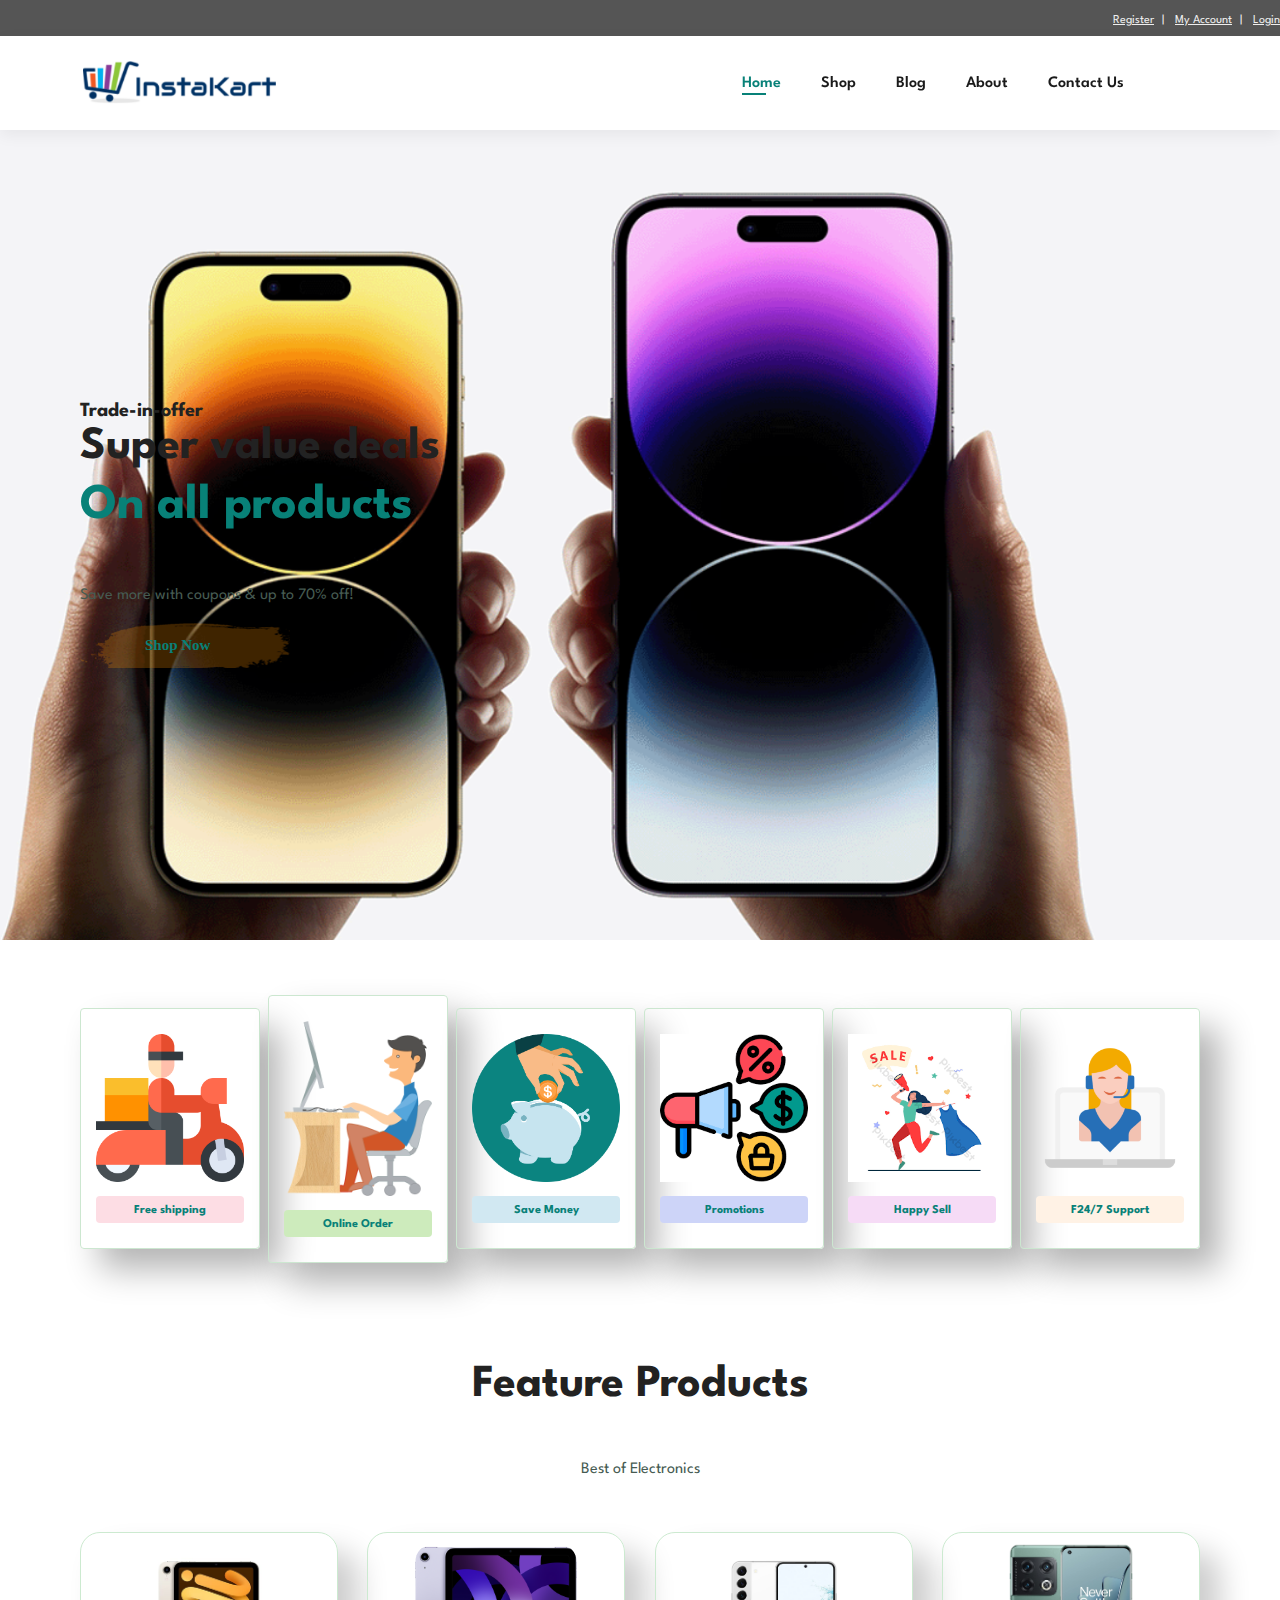
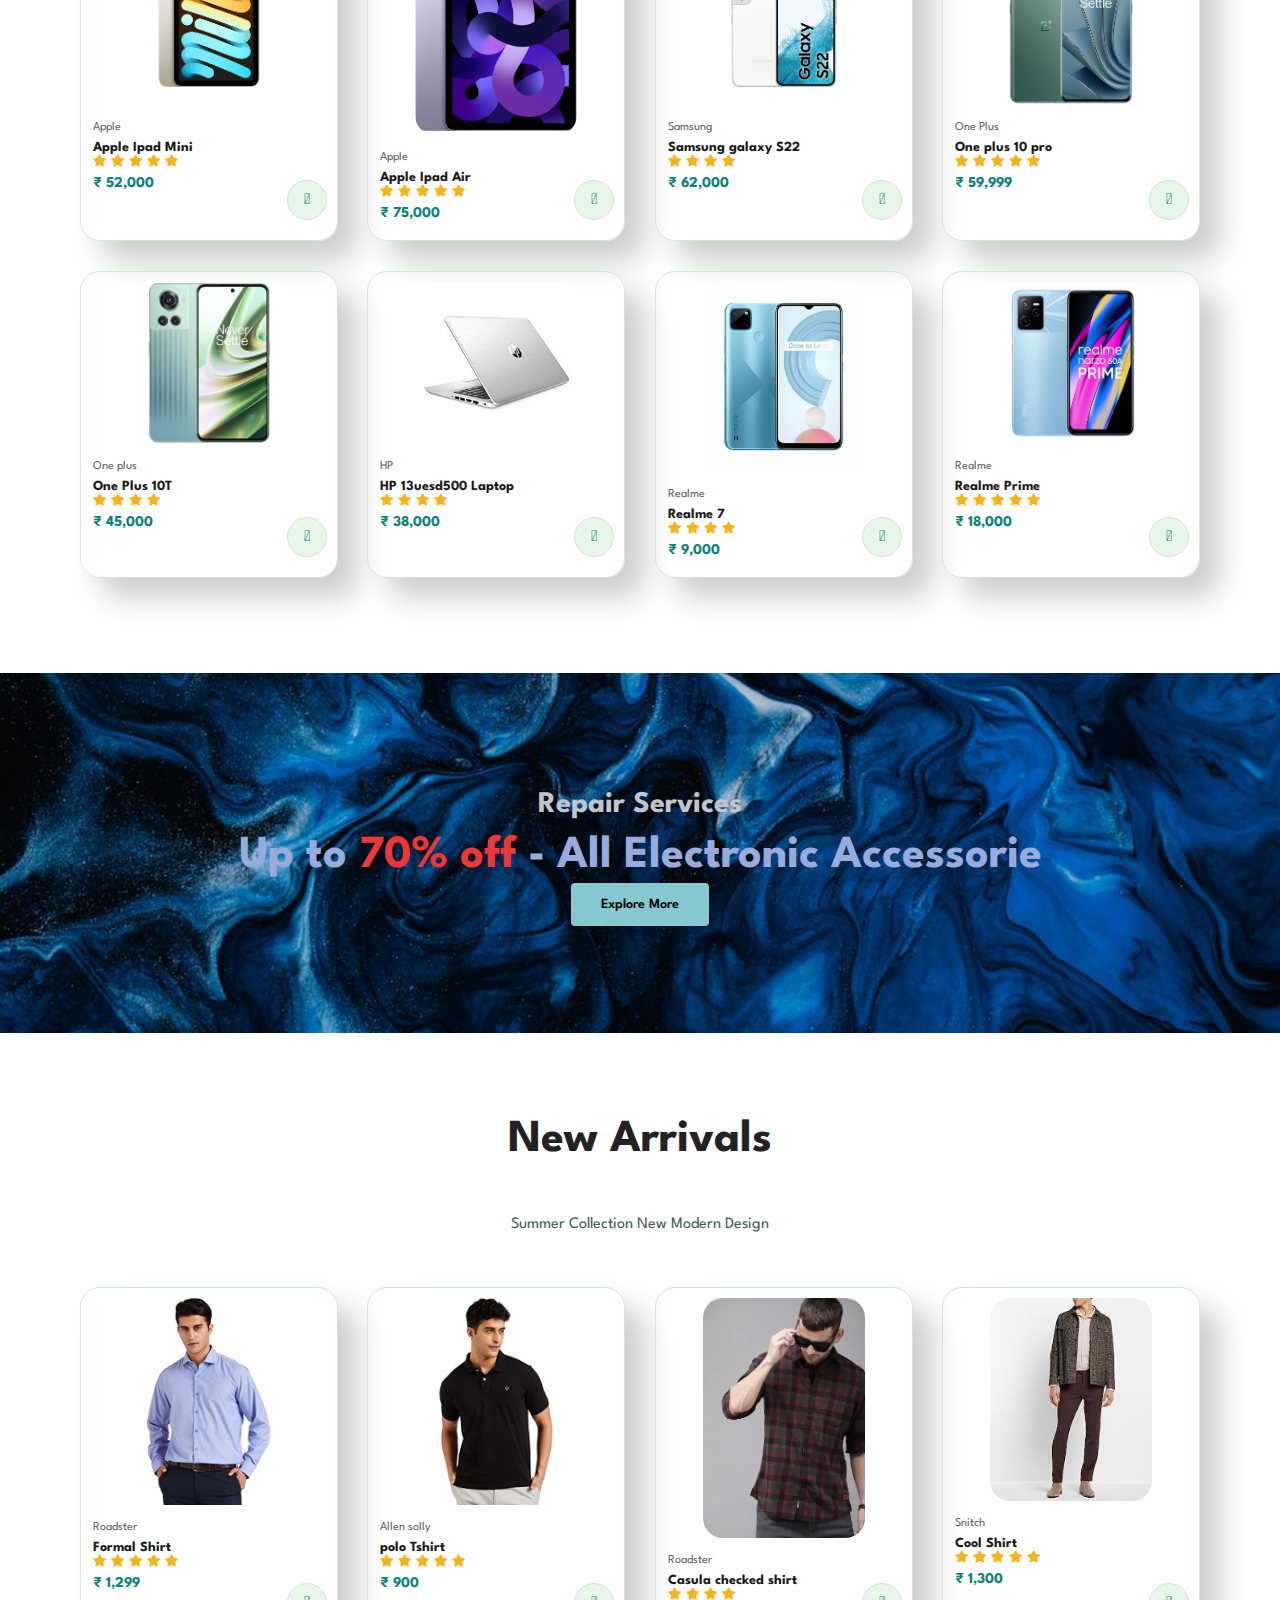
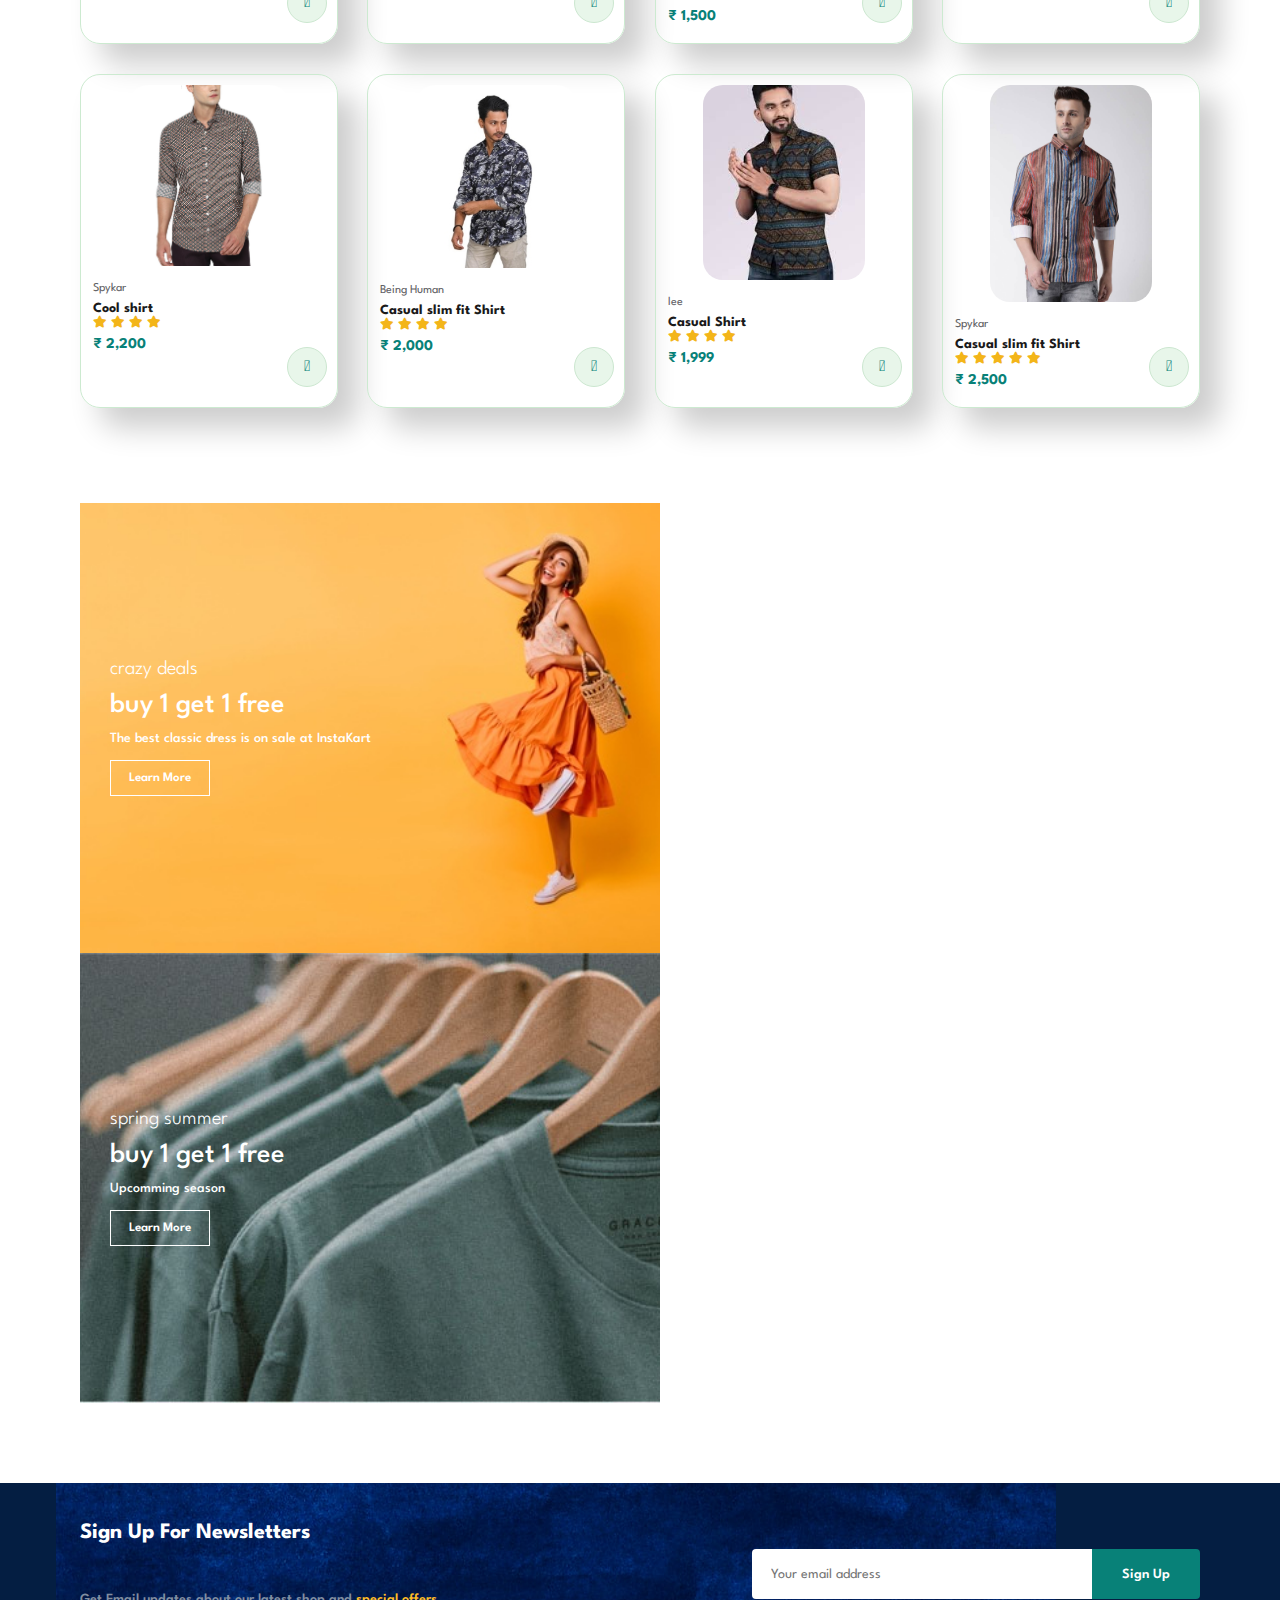
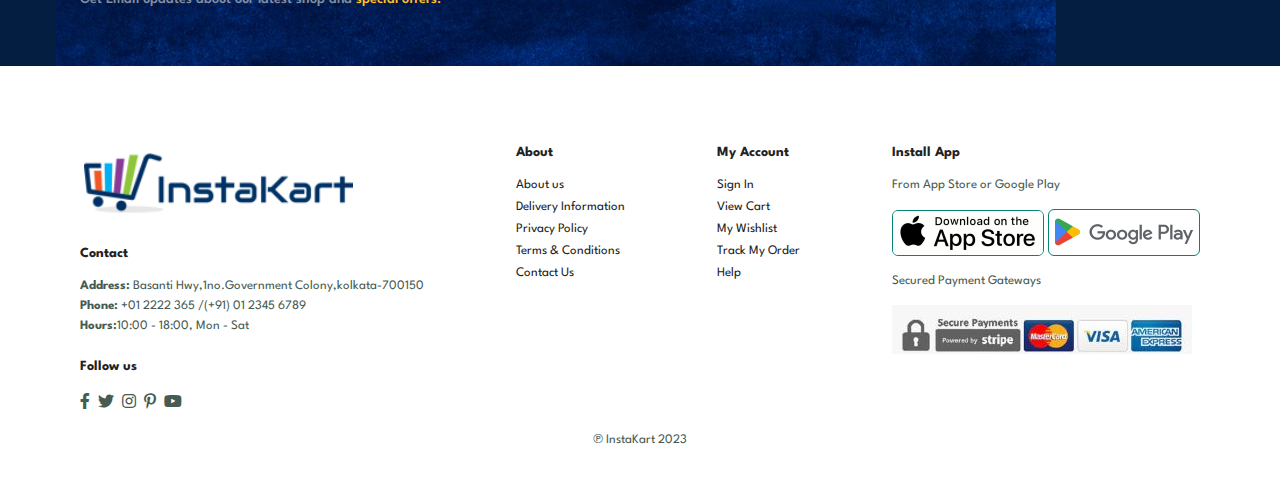
<file: College Project 2/index.html>
<!DOCTYPE html>
<html lang="en">
<head>
    <meta charset="UTF-8">
    <meta http-equiv="X-UA-Compatible" content="IE=edge">
    <meta name="viewport" content="width=device-width, initial-scale=1.0">
    <title>InstaKart</title>
    <link rel="stylesheet" href="https://pro.fontawesome.com/releases/v5.10.0/css/all.css"/>
    <link rel="stylesheet" href="style.css">
</head>
<body>

    <div id="top">
       
        <div class="container">
            
            <div class="col-md-6 offer">
                                
            </div>
            
            <div class="col-md-6">
                
                <ul class="menu">
                    
                    <li>
                        <a href="customer_register.php">Register</a>
                    </li>
                    <li>
                        <a href="checkout.php">My Account</a>
                    </li>
                    <li>
                        <a href="checkout.php">Login</a>
                    </li>
                    
                </ul>
                
            </div>
            
        </div>
        
    </div>

  <section id="header">
    <a href="#"><img src="img/logo3.png" class="logo" alt=""></a>
<div>
    <ul id="navbar">
        <li><a class="active" href="index.html">Home</a></li>
        <li><a href="shop.html">Shop</a></li>
        <li><a href="blog.html">Blog</a></li>
        <li><a href="About.html">About</a></li>
        <li><a href="contact.html">Contact Us</a></li>
        <li id="lg-bag"><a href="cart.html"><i class="far fa-shopping-bag"></i></a></li>
        <a href="#" id="close"><i class="fa fa-times"></i></a>
    </ul>
</div>
<div id="mobile">
    <a href="cart.html"><i class="far fa-shopping-bag"></i></a>
    <i id="bar" class="fas fa-outdent"></i>
</div>
</section>
<section id="hero">
    <h4>
        Trade-in-offer
    </h4>
    <h2>Super value deals</h2>
    <h1>On all products</h1>
    <p>Save more with coupons & up to 70% off! </p>
    <a href="shop.html"><button>Shop Now</button></a>
   
</section>
<section id="feature" class="section-p1">
    <div class="fe-box">
        <img src="img/FreeShipping.png" alt="" width="150px" length="150px">
        <h6>Free shipping</h6>
    </div>
    <div class="fe-box">
        <img src="img/orderonline1.png" alt="" width="150px" length="150px">
        <h6>Online Order</h6>
    </div>
    <div class="fe-box">
        <img src="img/Save-Money-PNG-Pic.png" alt="" width="150px" length="150px">
        <h6>Save Money</h6>
    </div>
    <div class="fe-box">
        <img src="img/promo.png" alt="" width="150px" length="150px">
        <h6>Promotions</h6>
    </div>
    <div class="fe-box">
        <img src="img/happysell.png" alt="" width="150px" length="150px">
        <h6>Happy Sell</h6>
    </div>
    <div class="fe-box">
        <img src="img/support.png" alt="" width="150px" length="150px">
        <h6>F24/7 Support</h6>
    </div>
</section>
<section id="product1" class="section-p1">
    <h2>
        Feature Products
    </h2>
    <p>Best of Electronics</p>
    <div class="pro-container">
        <div class="pro">
            <img src="img/product/p1.jpg" alt="">
            <div class="des">
                <span>Apple</span>
                <h5>Apple Ipad Mini</h5>
                <div class="star">
                    <i class="fas fa-star"></i>
                    <i class="fas fa-star"></i>
                    <i class="fas fa-star"></i>
                    <i class="fas fa-star"></i>
                    <i class="fas fa-star"></i>
                </div>
                <h4>₹ 52,000
                     </h4> 
            </div>
            <a href="#"><i class="fal fa-shopping-cart cart"></i></a>
        </div>
        <div class="pro">
            <img src="img/product/p2.png" alt="">
            <div class="des">
                <span>Apple</span>
                <h5>Apple Ipad Air</h5>
                <div class="star">
                    <i class="fas fa-star"></i>
                    <i class="fas fa-star"></i>
                    <i class="fas fa-star"></i>
                    <i class="fas fa-star"></i>
                    <i class="fas fa-star"></i>
                </div>
                <h4>₹ 75,000
                     </h4> 
            </div>
            <a href="#"><i class="fal fa-shopping-cart cart"></i></a>
        </div>
        <div class="pro">
            <img src="img/product/p3.jpg" alt="">
            <div class="des">
                <span>Samsung</span>
                <h5>Samsung galaxy S22</h5>
                <div class="star">
                    <i class="fas fa-star"></i>
                    <i class="fas fa-star"></i>
                    <i class="fas fa-star"></i>
                    <i class="fas fa-star"></i>
                </div>
                <h4>₹ 62,000
                     </h4> 
            </div>
            <a href="#"><i class="fal fa-shopping-cart cart"></i></a>
        </div>
        <div class="pro">
            <img src="img/product/p4.jpg" alt="">
            <div class="des">
                <span>One Plus</span>
                <h5>One plus 10 pro</h5>
                <div class="star">
                    <i class="fas fa-star"></i>
                    <i class="fas fa-star"></i>
                    <i class="fas fa-star"></i>
                    <i class="fas fa-star"></i>
                    <i class="fas fa-star"></i>
                </div>
                <h4>₹ 59,999
                     </h4> 
            </div>
            <a href="#"><i class="fal fa-shopping-cart cart"></i></a>
        </div>
        <div class="pro">
            <img src="img/product/p5.jpg" alt="">
            <div class="des">
                <span>One plus</span>
                <h5>One Plus 10T</h5>
                <div class="star">
                    <i class="fas fa-star"></i>
                    <i class="fas fa-star"></i>
                    <i class="fas fa-star"></i>
                    <i class="fas fa-star"></i>
                    
                </div>
                <h4>₹ 45,000
                     </h4> 
            </div>
            <a href="#"><i class="fal fa-shopping-cart cart"></i></a>
        </div>
        <div class="pro">
            <img src="img/product/p6.jpg" alt="">
            <div class="des">
                <span>HP</span>
                <h5>HP 13uesd500 Laptop</h5>
                <div class="star">
                    <i class="fas fa-star"></i>
                    <i class="fas fa-star"></i>
                    <i class="fas fa-star"></i>
                    
                    <i class="fas fa-star"></i>
                </div>
                <h4>₹ 38,000
                     </h4> 
            </div>
            <a href="#"><i class="fal fa-shopping-cart cart"></i></a>
        </div>
        <div class="pro">
            <img src="img/product/p7.jpg" alt="">
            <div class="des">
                <span>Realme</span>
                <h5>Realme 7</h5>
                <div class="star">
                    <i class="fas fa-star"></i>
                    <i class="fas fa-star"></i>
                    <i class="fas fa-star"></i>
                    <i class="fas fa-star"></i>
                    
                </div>
                <h4>₹ 9,000
                     </h4> 
            </div>
            <a href="#"><i class="fal fa-shopping-cart cart"></i></a>
        </div>
        <div class="pro">
            <img src="img/product/p8.jpg" alt="">
            <div class="des">
                <span>Realme</span>
                <h5>Realme Prime</h5>
                <div class="star">
                    <i class="fas fa-star"></i>
                    <i class="fas fa-star"></i>
                    <i class="fas fa-star"></i>
                    <i class="fas fa-star"></i>
                    <i class="fas fa-star"></i>
                </div>
                <h4>₹ 18,000
                     </h4> 
            </div>
            <a href="#"><i class="fal fa-shopping-cart cart"></i></a>
        </div>
        
    </div> 

</section>
<section id="banner" class="section-m1">
    <h4>Repair Services</h4>
    <h2>Up to <span>70% off</span> - All Electronic Accessorie</h2>
<button class="normal">Explore More</button>
</section>

<section id="product1" class="section-p1">
    <h2>
        New Arrivals
    </h2>
    <p>Summer Collection New Modern Design</p>
    <div class="pro-container">
        <div class="pro">
            <img src="img/clothes/c1.jpg" alt="">
            <div class="des">
                <span>Roadster</span>
                <h5>Formal Shirt</h5>
                <div class="star">
                    <i class="fas fa-star"></i>
                    <i class="fas fa-star"></i>
                    <i class="fas fa-star"></i>
                    <i class="fas fa-star"></i>
                    <i class="fas fa-star"></i>
                </div>
                <h4>₹ 1,299
                     </h4> 
            </div>
            <a href="#"><i class="fal fa-shopping-cart cart"></i></a>
        </div>
        <div class="pro">
            <img src="img/clothes/c2.jpg" alt="">
            <div class="des">
                <span>Allen solly</span>
                <h5>polo Tshirt</h5>
                <div class="star">
                    <i class="fas fa-star"></i>
                    <i class="fas fa-star"></i>
                    <i class="fas fa-star"></i>
                    <i class="fas fa-star"></i>
                    <i class="fas fa-star"></i>
                </div>
                <h4>₹ 900
                     </h4> 
            </div>
            <a href="#"><i class="fal fa-shopping-cart cart"></i></a>
        </div>
        <div class="pro">
            <img src="img/clothes/c3.jfif" alt="">
            <div class="des">
                <span>Roadster</span>
                <h5>Casula checked shirt</h5>
                <div class="star">
                    <i class="fas fa-star"></i>
                    <i class="fas fa-star"></i>
                    <i class="fas fa-star"></i>
                    <i class="fas fa-star"></i>
                </div>
                <h4>₹ 1,500
                     </h4> 
            </div>
            <a href="#"><i class="fal fa-shopping-cart cart"></i></a>
        </div>
        <div class="pro">
            <img src="img/clothes/c4.jfif" alt="">
            <div class="des">
                <span>Snitch</span>
                <h5>Cool Shirt</h5>
                <div class="star">
                    <i class="fas fa-star"></i>
                    <i class="fas fa-star"></i>
                    <i class="fas fa-star"></i>
                    <i class="fas fa-star"></i>
                    <i class="fas fa-star"></i>
                </div>
                <h4>₹ 1,300
                     </h4> 
            </div>
            <a href="#"><i class="fal fa-shopping-cart cart"></i></a>
        </div>
        <div class="pro">
            <img src="img/clothes/c5.jpeg" alt="">
            <div class="des">
                <span>Spykar</span>
                <h5>Cool shirt</h5>
                <div class="star">
                    <i class="fas fa-star"></i>
                    <i class="fas fa-star"></i>
                    <i class="fas fa-star"></i>
                    <i class="fas fa-star"></i>
                    
                </div>
                <h4>₹ 2,200
                     </h4> 
            </div>
            <a href="#"><i class="fal fa-shopping-cart cart"></i></a>
        </div>
        <div class="pro">
            <img src="img/clothes/c6.jpeg" alt="">
            <div class="des">
                <span>Being Human</span>
                <h5>Casual slim fit Shirt</h5>
                <div class="star">
                    <i class="fas fa-star"></i>
                    <i class="fas fa-star"></i>
                    <i class="fas fa-star"></i>
                    
                    <i class="fas fa-star"></i>
                </div>
                <h4>₹ 2,000
                     </h4> 
            </div>
            <a href="#"><i class="fal fa-shopping-cart cart"></i></a>
        </div>
        <div class="pro">
            <img src="img/clothes/c7.jfif" alt="">
            <div class="des">
                <span>lee</span>
                <h5>Casual Shirt</h5>
                <div class="star">
                    <i class="fas fa-star"></i>
                    <i class="fas fa-star"></i>
                    <i class="fas fa-star"></i>
                    <i class="fas fa-star"></i>
                    
                </div>
                <h4>₹ 1,999
                     </h4> 
            </div>
            <a href="#"><i class="fal fa-shopping-cart cart"></i></a>
        </div>
        <div class="pro">
            <img src="img/clothes/c8.jpeg" alt="">
            <div class="des">
                <span>Spykar</span>
                <h5>Casual slim fit Shirt</h5>
                <div class="star">
                    <i class="fas fa-star"></i>
                    <i class="fas fa-star"></i>
                    <i class="fas fa-star"></i>
                    <i class="fas fa-star"></i>
                    <i class="fas fa-star"></i>
                </div>
                <h4>₹ 2,500
                     </h4> 
            </div>
            <a href="#"><i class="fal fa-shopping-cart cart"></i></a>
        </div>
        
    </div> 

</section>

<section id="sm-banner" class="section-p1">
    <div class="banner-box">
        <h4>crazy deals</h4>
        <h2>buy 1 get 1 free</h2>
        <span>The best classic dress is on sale at InstaKart</span>
        <button class="white">Learn More</button>

    </div>
    <div class="banner-box banner-box2">
        <h4>spring summer</h4>
        <h2>buy 1 get 1 free</h2>
        <span>Upcomming season</span>
        <button class="white">Learn More</button>

    </div>
</section>
<section id="newsletter" class="section-p1 section-m1">
    <div class="newstext">
        <h4>Sign Up For Newsletters</h4>
        <p>Get Email updates about our latest shop and <span>special offers.</span>

        </p>
    </div>
    <div class="form">
        <input type="text" placeholder="Your email address">
        <button class="normal">Sign Up</button>
    </div>
</section>
<footer class="section-p1">
    <div class="col">
        <img  class="logo" src="img/logo3.png" alt="">
        <h4>Contact</h4>
        <p><strong>Address:</strong> Basanti Hwy,1no.Government Colony,kolkata-700150</p>
        <p><strong>Phone:</strong> +01 2222 365 /(+91) 01 2345 6789</p>
        <p><strong>Hours:</strong>10:00 - 18:00, Mon - Sat</p>
        <div class="follow">
            <h4>Follow us</h4>
            <div class="icon">
                <i class="fab fa-facebook-f"></i>
                <i class="fab fa-twitter"></i>
                <i class="fab fa-instagram"></i>
                <i class="fab fa-pinterest-p"></i>
                <i class="fab fa-youtube"></i>
            </div>
        </div>
    </div>
    <div class="col">
        <h4>About</h4>
        <a href="#">About us</a>
        <a href="#">Delivery Information</a>
        <a href="#">Privacy Policy</a>
        <a href="#">Terms & Conditions</a>
        <a href="#">Contact Us</a>
    </div>
    <div class="col">
        <h4>My Account</h4>
        <a href="#">Sign In</a>
        <a href="#">View Cart</a>
        <a href="#">My Wishlist</a>
        <a href="#">Track My Order</a>
        <a href="#">Help</a>
    </div>
    <div class="col install">
        <h4>Install App</h4>
        <p>From App Store or Google Play</p>
        <div class="row">
            <img src="img/pay/app0.png" alt="">
            <img src="img/pay/gpay20.png" alt="">
        </div>
        <p>Secured Payment Gateways</p>
        <img src="img/pay/paym1.jpg" alt="">
    </div>
    <div class="copyright">
        <p>&copysr; InstaKart 2023</p>
    </div>
</footer>

    <script src="script.js"></script>
</body>
</html>
</file>
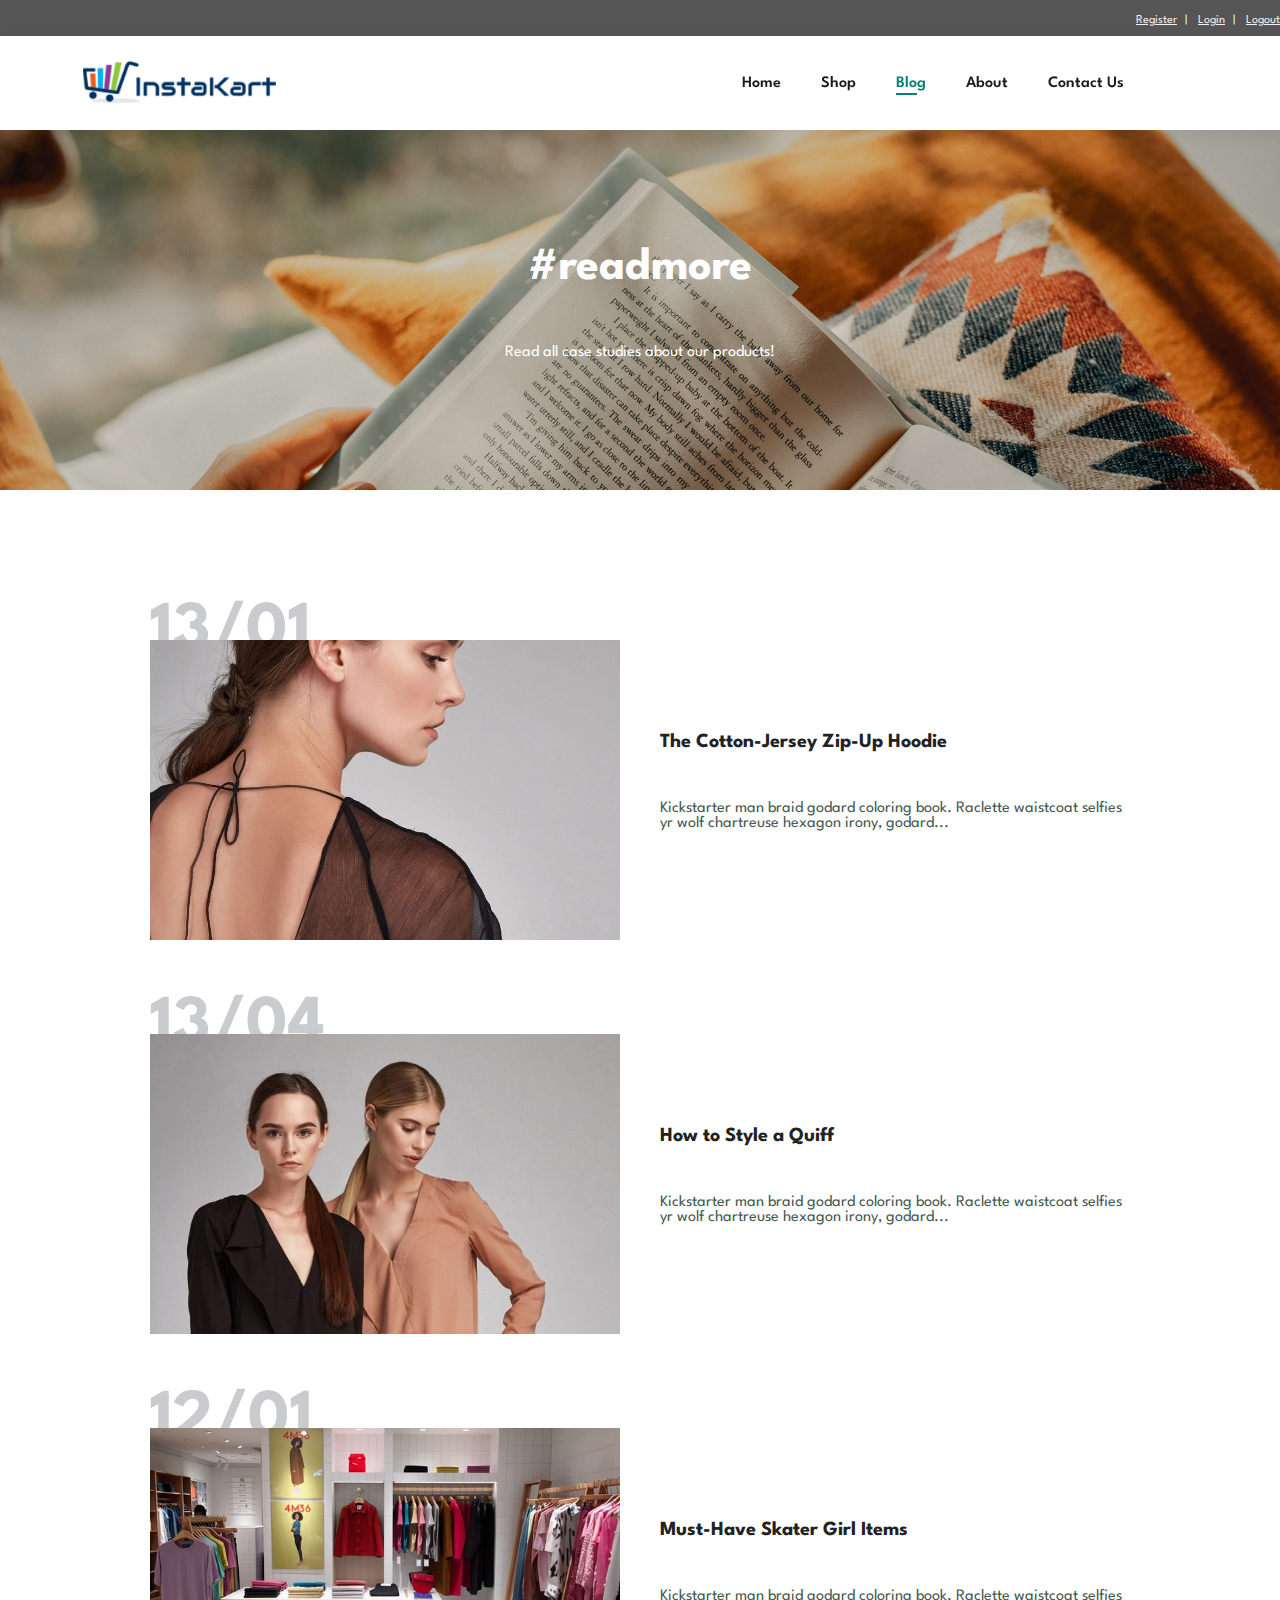
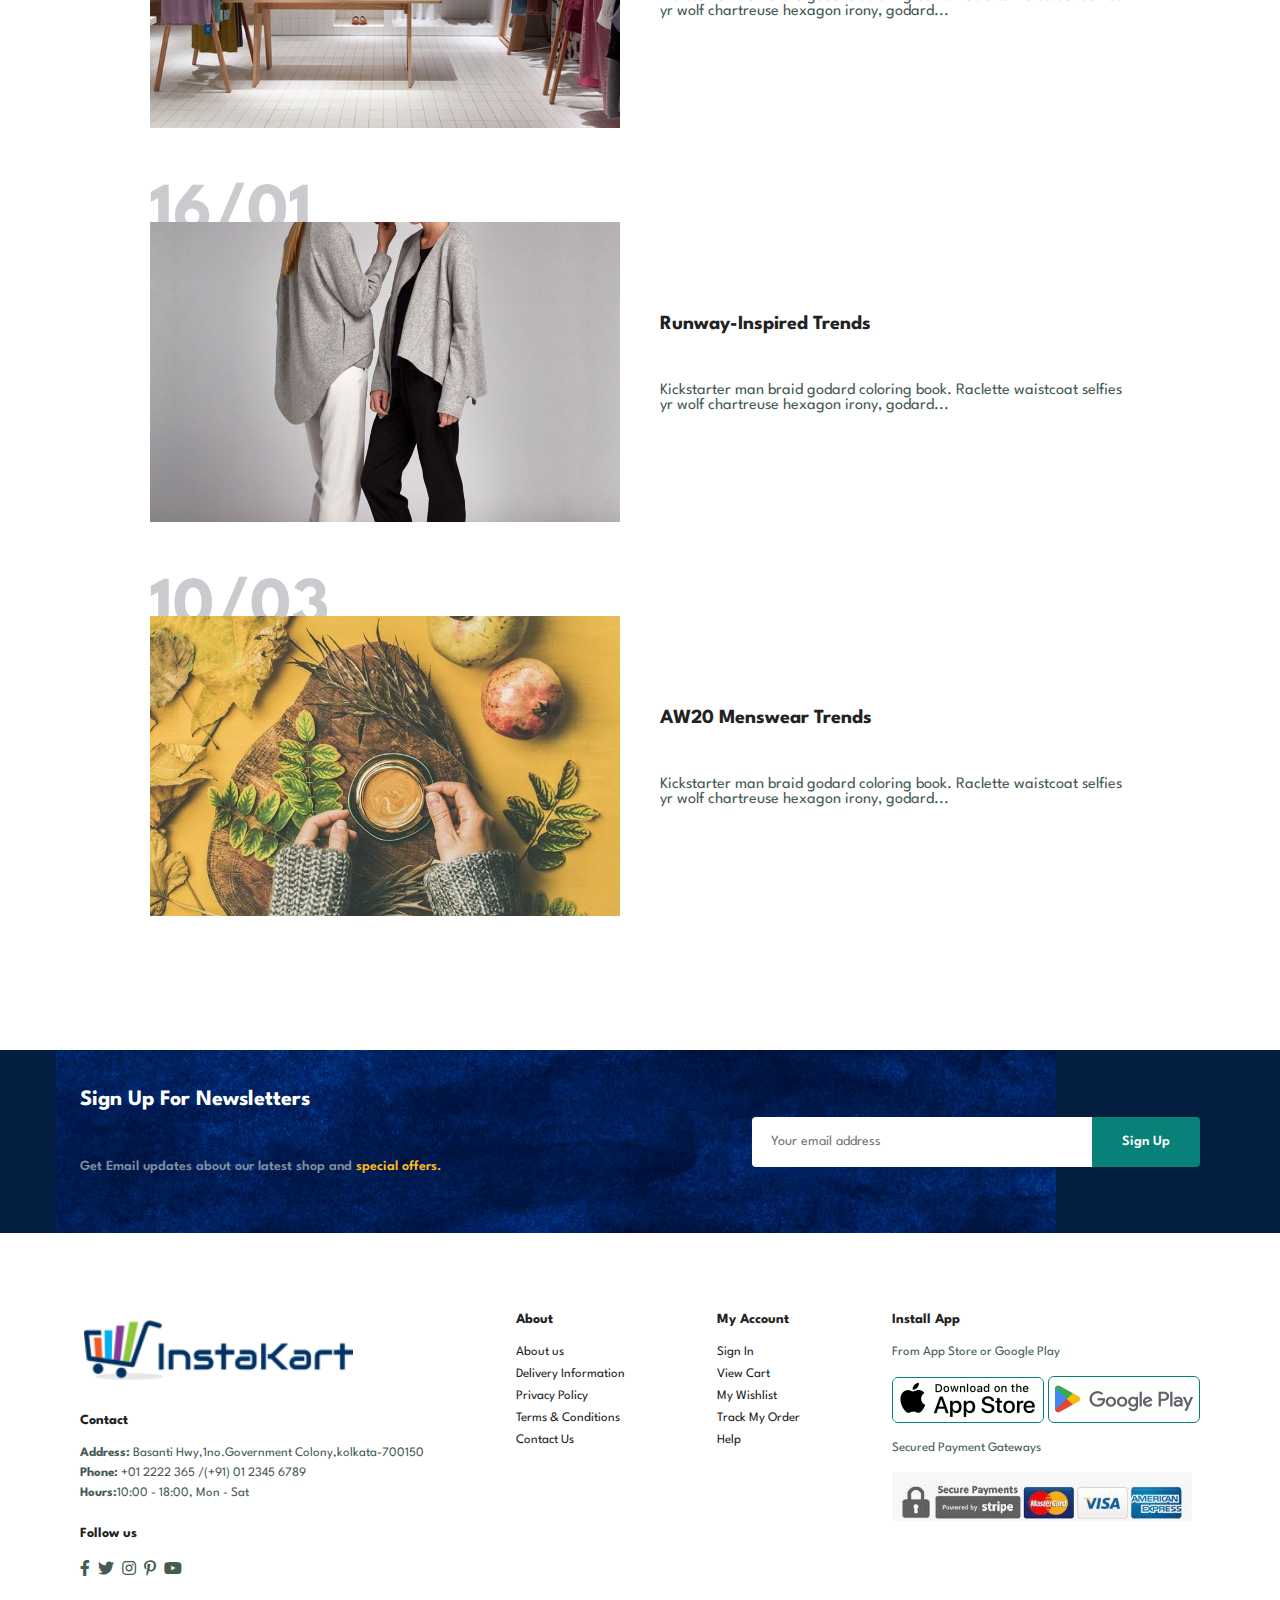
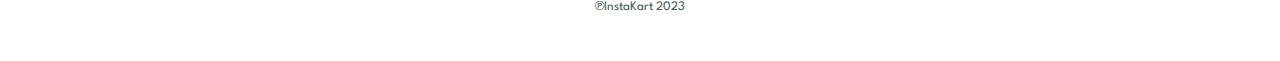
<file: College Project 2/blog.html>
<!DOCTYPE html>
<html lang="en">
<head>
    <meta charset="UTF-8">
    <meta http-equiv="X-UA-Compatible" content="IE=edge">
    <meta name="viewport" content="width=device-width, initial-scale=1.0">
    <title>InstaKart</title>
    <link rel="stylesheet" href="https://pro.fontawesome.com/releases/v5.10.0/css/all.css"/>
    <link rel="stylesheet" href="style.css">
</head>
<body>

    <div id="top">
       
        <div class="container">
            
            <div class="col-md-6 offer">
                                
            </div>
            
            <div class="col-md-6">
                
                <ul class="menu">
                    
                    <li>
                        <a href="customer_register.php">Register</a>
                    </li>
                    <li>
                        <a href="checkout.php">Login</a>
                    </li>
                    <li>
                        <a href="checkout.php">Logout</a>
                    </li>
                    
                </ul>
                
            </div>
            
        </div>
        
    </div>

  <section id="header">
    <a href="#"><img src="img/logo3.png" class="logo" alt=""></a>
<div>
    <ul id="navbar">
        <li><a href="index.html">Home</a></li>
        <li><a  href="shop.html">Shop</a></li>
        <li><a class="active" href="blog.html">Blog</a></li>
        <li><a href="About.html">About</a></li>
        <li><a href="contact.html">Contact Us</a></li>
        <li id="lg-bag"><a href="cart.html"><i class="far fa-shopping-bag"></i></a></li>
        <a href="#" id="close"><i class="fa fa-times"></i></a>

    </ul>
</div>
<div id="mobile">
    <a href="cart.html"><i class="far fa-shopping-bag"></i></a>
    <i id="bar" class="fas fa-outdent"></i>
</div>
</section>    
<section id="page-header" class="blog-header">
        <h2>#readmore</h2>
    
    <p>Read all case studies about our products! </p>
    
</section>
    
<section id="blog">
    <div class="blog-box">
        <div class="blog-img">
            <img src="img/img/blog/b1.jpg" alt="">
        </div>
        <div class="blog-details">
            <h4>The Cotton-Jersey Zip-Up Hoodie</h4>
            <p>Kickstarter man braid godard coloring book.  Raclette waistcoat selfies yr wolf chartreuse hexagon irony, 
                godard...</p>
            <!-- <a href="#">CONTINUE READING</a> -->
        </div>
        <h1>13/01</h1>
    </div>
    <div class="blog-box">
        <div class="blog-img">
            <img src="img/img/blog/b2.jpg" alt="">
        </div>
        <div class="blog-details">
            <h4>How to Style a Quiff</h4>
            <p>Kickstarter man braid godard coloring book.  Raclette waistcoat selfies yr wolf chartreuse hexagon irony, 
                godard...</p>
            <!-- <a href="#">CONTINUE READING</a> -->
        </div>
        <h1>13/04</h1>
    </div>
    <div class="blog-box">
        <div class="blog-img">
            <img src="img/img/blog/b3.jpg" alt="">
        </div>
        <div class="blog-details">
            <h4>Must-Have Skater Girl Items</h4>
            <p>Kickstarter man braid godard coloring book.  Raclette waistcoat selfies yr wolf chartreuse hexagon irony, 
                godard...</p>
            <!-- <a href="#">CONTINUE READING</a> -->
        </div>
        <h1>12/01</h1>
    </div>
    <div class="blog-box">
        <div class="blog-img">
            <img src="img/img/blog/b4.jpg" alt="">
        </div>
        <div class="blog-details">
            <h4>Runway-Inspired Trends</h4>
            <p>Kickstarter man braid godard coloring book.  Raclette waistcoat selfies yr wolf chartreuse hexagon irony, 
                godard...</p>
            <!-- <a href="#">CONTINUE READING</a> -->
        </div>
        <h1>16/01</h1>
    </div>
    <div class="blog-box">
        <div class="blog-img">
            <img src="img/img/blog/b6.jpg" alt="">
        </div>
        <div class="blog-details">
            <h4>AW20 Menswear Trends</h4>
            <p>Kickstarter man braid godard coloring book.  Raclette waistcoat selfies yr wolf chartreuse hexagon irony, 
                godard...</p>
             
            <!-- <a href="#">CONTINUE READING</a> -->
        </div>
        <h1>10/03</h1>
    </div>

</section>
<!--
<section id="pagination" class="section-p1">
<a href="#">1</a>
<a href="#">2</a>
<a href="#"><i class="fal fa-long-arrow-alt-right"></i></a>

</section>
-->

<section id="newsletter" class="section-p1 section-m1">
    <div class="newstext">
        <h4>Sign Up For Newsletters</h4>
        <p>Get Email updates about our latest shop and <span>special offers.</span>

        </p>
    </div>
    <div class="form">
        <input type="text" placeholder="Your email address">
        <button class="normal">Sign Up</button>
    </div>
</section>
<footer class="section-p1">
    <div class="col">
        <img  class="logo" src="img/logo3.png" alt="">
        <h4>Contact</h4>
        <p><strong>Address:</strong> Basanti Hwy,1no.Government Colony,kolkata-700150</p>
        <p><strong>Phone:</strong> +01 2222 365 /(+91) 01 2345 6789</p>
        <p><strong>Hours:</strong>10:00 - 18:00, Mon - Sat</p>
        <div class="follow">
            <h4>Follow us</h4>
            <div class="icon">
                <i class="fab fa-facebook-f"></i>
                <i class="fab fa-twitter"></i>
                <i class="fab fa-instagram"></i>
                <i class="fab fa-pinterest-p"></i>
                <i class="fab fa-youtube"></i>
            </div>
        </div>
    </div>
    <div class="col">
        <h4>About</h4>
        <a href="#">About us</a>
        <a href="#">Delivery Information</a>
        <a href="#">Privacy Policy</a>
        <a href="#">Terms & Conditions</a>
        <a href="#">Contact Us</a>
    </div>
    <div class="col">
        <h4>My Account</h4>
        <a href="#">Sign In</a>
        <a href="#">View Cart</a>
        <a href="#">My Wishlist</a>
        <a href="#">Track My Order</a>
        <a href="#">Help</a>
    </div>
    <div class="col install">
        <h4>Install App</h4>
        <p>From App Store or Google Play</p>
        <div class="row">
            <img src="img/pay/app0.png" alt="">
            <img src="img/pay/gpay20.png" alt="">
        </div>
        <p>Secured Payment Gateways</p>
        <img src="img/pay/paym1.jpg" alt="">
    </div>
    <div class="copyright">
        <p>&copysr;InstaKart 2023</p>
    </div>
</footer>

    <script src="script.js"></script>
</body>
</html>
</file>
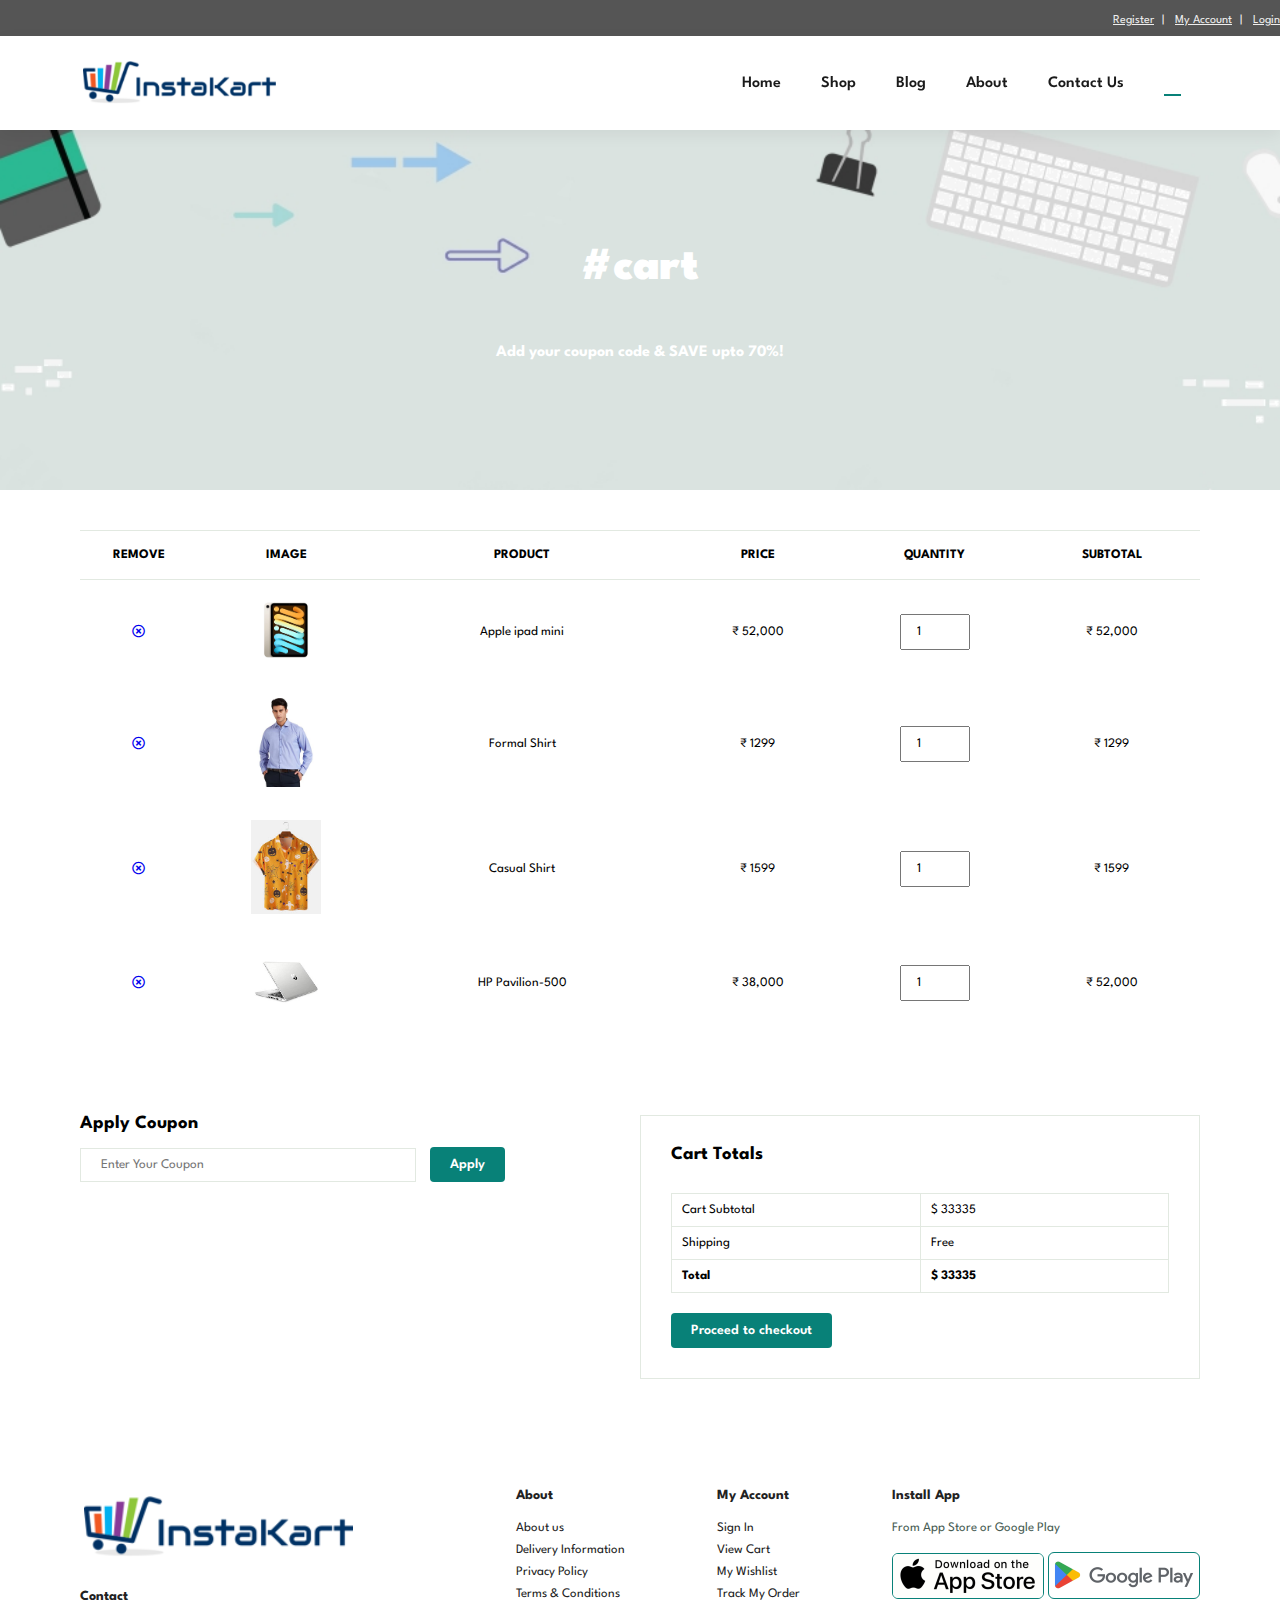
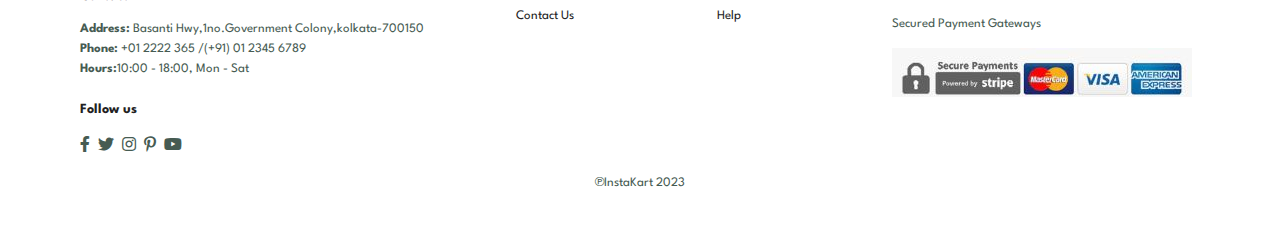
<file: College Project 2/cart.html>
<!DOCTYPE html>
<html lang="en">

<head>
    <meta charset="UTF-8">
    <meta http-equiv="X-UA-Compatible" content="IE=edge">
    <meta name="viewport" content="width=device-width, initial-scale=1.0">
    <title>InstaKart</title>
    <link rel="stylesheet" href="https://pro.fontawesome.com/releases/v5.10.0/css/all.css" />
    <link rel="stylesheet" href="style.css">
</head>

<body>

    <div id="top">
       
        <div class="container">
            
            <div class="col-md-6 offer">
                                
            </div>
            
            <div class="col-md-6">
                
                <ul class="menu">
                    
                    <li>
                        <a href="customer_register.php">Register</a>
                    </li>
                    <li>
                        <a href="checkout.php">My Account</a>
                    </li>
                    <li>
                        <a href="checkout.php">Login</a>
                    </li>
                    
                </ul>
                
            </div>
            
        </div>
        
    </div>

    <section id="header">
        <a href="#"><img src="img/logo3.png" class="logo" alt=""></a>
    <div>
        <ul id="navbar">
            <li><a href="index.html">Home</a></li>
            <li><a  href="shop.html">Shop</a></li>
            <li><a href="blog.html">Blog</a></li>
            <li><a href="About.html">About</a></li>
            <li><a href="contact.html">Contact Us</a></li>
            <li id="lg-bag"><a class="active" href="cart.html"><i class="far fa-shopping-bag"></i></a></li>
            <a href="#" id="close"><i class="fa fa-times"></i></a>
    
        </ul>
    </div>
    <div id="mobile">
        <a href="cart.html"><i class="far fa-shopping-bag"></i></a>
        <i id="bar" class="fas fa-outdent"></i>
    </div>
    </section>
    <section id="page-header" class="cart-header">
        <h2><strong>#cart</strong></h2>

        <p><strong>Add your coupon code & SAVE upto 70%!</strong></p>


    </section>

    <section id="cart" class="section-p1">
        <table width="100%">
            <thead> <!--Table head-->
                <tr>
                    <td>Remove</td>
                    <td>Image</td>
                    <td>Product</td>
                    <td>Price</td>
                    <td>Quantity</td>
                    <td>Subtotal</td>
                </tr>
            </thead>
            <tbody>
                <tr>
                    <td><a href="#"><i class="far fa-times-circle"></i></a></td>
                    <td><img src="img/product/p1.jpg" alt=""></td>
                    <td>Apple ipad mini</td>
                    <td>₹ 52,000</td>
                    <td><input type="number" value="1"></td>
                    <td>₹ 52,000</td>
                </tr>
                <tr>
                    <td><a href="#"><i class="far fa-times-circle"></i></a></td>
                    <td><img src="img/clothes/c1.jpg" alt=""></td>
                    <td>Formal Shirt</td>
                    <td>₹ 1299</td>
                    <td><input type="number" value="1"></td>
                    <td>₹ 1299</td>
                </tr>
                <tr>
                    <td><a href="#"><i class="far fa-times-circle"></i></a></td>
                    <td><img src="img/clothes/c9.jfif" alt=""></td>
                    <td>Casual Shirt</td>
                    <td>₹ 1599</td>
                    <td><input type="number" value="1"></td>
                    <td>₹ 1599</td>
                </tr>
                <tr>
                    <td><a href="#"><i class="far fa-times-circle"></i></a></td>
                    <td><img src="img/product/p6.jpg" alt=""></td>
                    <td>HP Pavilion-500</td>
                    <td>₹ 38,000</td>
                    <td><input type="number" value="1"></td>
                    <td>₹ 52,000</td>
                </tr>
            </tbody>

        </table>
    </section>

    <section id="cart-add" class="section-p1">
        <div id="coupon">
            <h3>Apply Coupon</h3>
            <div>
                <input type="text" placeholder="Enter Your Coupon">
                <button class="normal">Apply</button>
            </div>
        </div>
        <div id="subtotal">
            <h3>Cart Totals</h3>
            <table>
                <tr>
                    <td>Cart Subtotal</td>
                    <td>$ 33335</td>
                </tr>
                <tr>
                    <td>Shipping</td>
                    <td>Free</td>
                </tr>
                <tr>
                    <td><strong>Total</strong></td>
                    <td><strong>$ 33335</strong></td>
                </tr>
            </table>
            <button class="normal">Proceed to checkout</button>
        </div>
    </section>
   

    <footer class="section-p1">
        <div class="col">
            <img class="logo" src="img/logo3.png" alt="">
            <h4>Contact</h4>
            <p><strong>Address:</strong> Basanti Hwy,1no.Government Colony,kolkata-700150</p>
            <p><strong>Phone:</strong> +01 2222 365 /(+91) 01 2345 6789</p>
            <p><strong>Hours:</strong>10:00 - 18:00, Mon - Sat</p>
            <div class="follow">
                <h4>Follow us</h4>
                <div class="icon">
                    <i class="fab fa-facebook-f"></i>
                    <i class="fab fa-twitter"></i>
                    <i class="fab fa-instagram"></i>
                    <i class="fab fa-pinterest-p"></i>
                    <i class="fab fa-youtube"></i>
                </div>
            </div>
        </div>
        <div class="col">
            <h4>About</h4>
            <a href="#">About us</a>
            <a href="#">Delivery Information</a>
            <a href="#">Privacy Policy</a>
            <a href="#">Terms & Conditions</a>
            <a href="#">Contact Us</a>
        </div>
        <div class="col">
            <h4>My Account</h4>
            <a href="#">Sign In</a>
            <a href="#">View Cart</a>
            <a href="#">My Wishlist</a>
            <a href="#">Track My Order</a>
            <a href="#">Help</a>
        </div>
        <div class="col install">
            <h4>Install App</h4>
            <p>From App Store or Google Play</p>
            <div class="row">
                <img src="img/pay/app0.png" alt="">
                <img src="img/pay/gpay20.png" alt="">
            </div>
            <p>Secured Payment Gateways</p>
            <img src="img/pay/paym1.jpg" alt="">
        </div>
        <div class="copyright">
            <p>&copysr;InstaKart 2023</p>
        </div>
    </footer>


    <script src="script.js"></script>
</body>

</html>
</file>
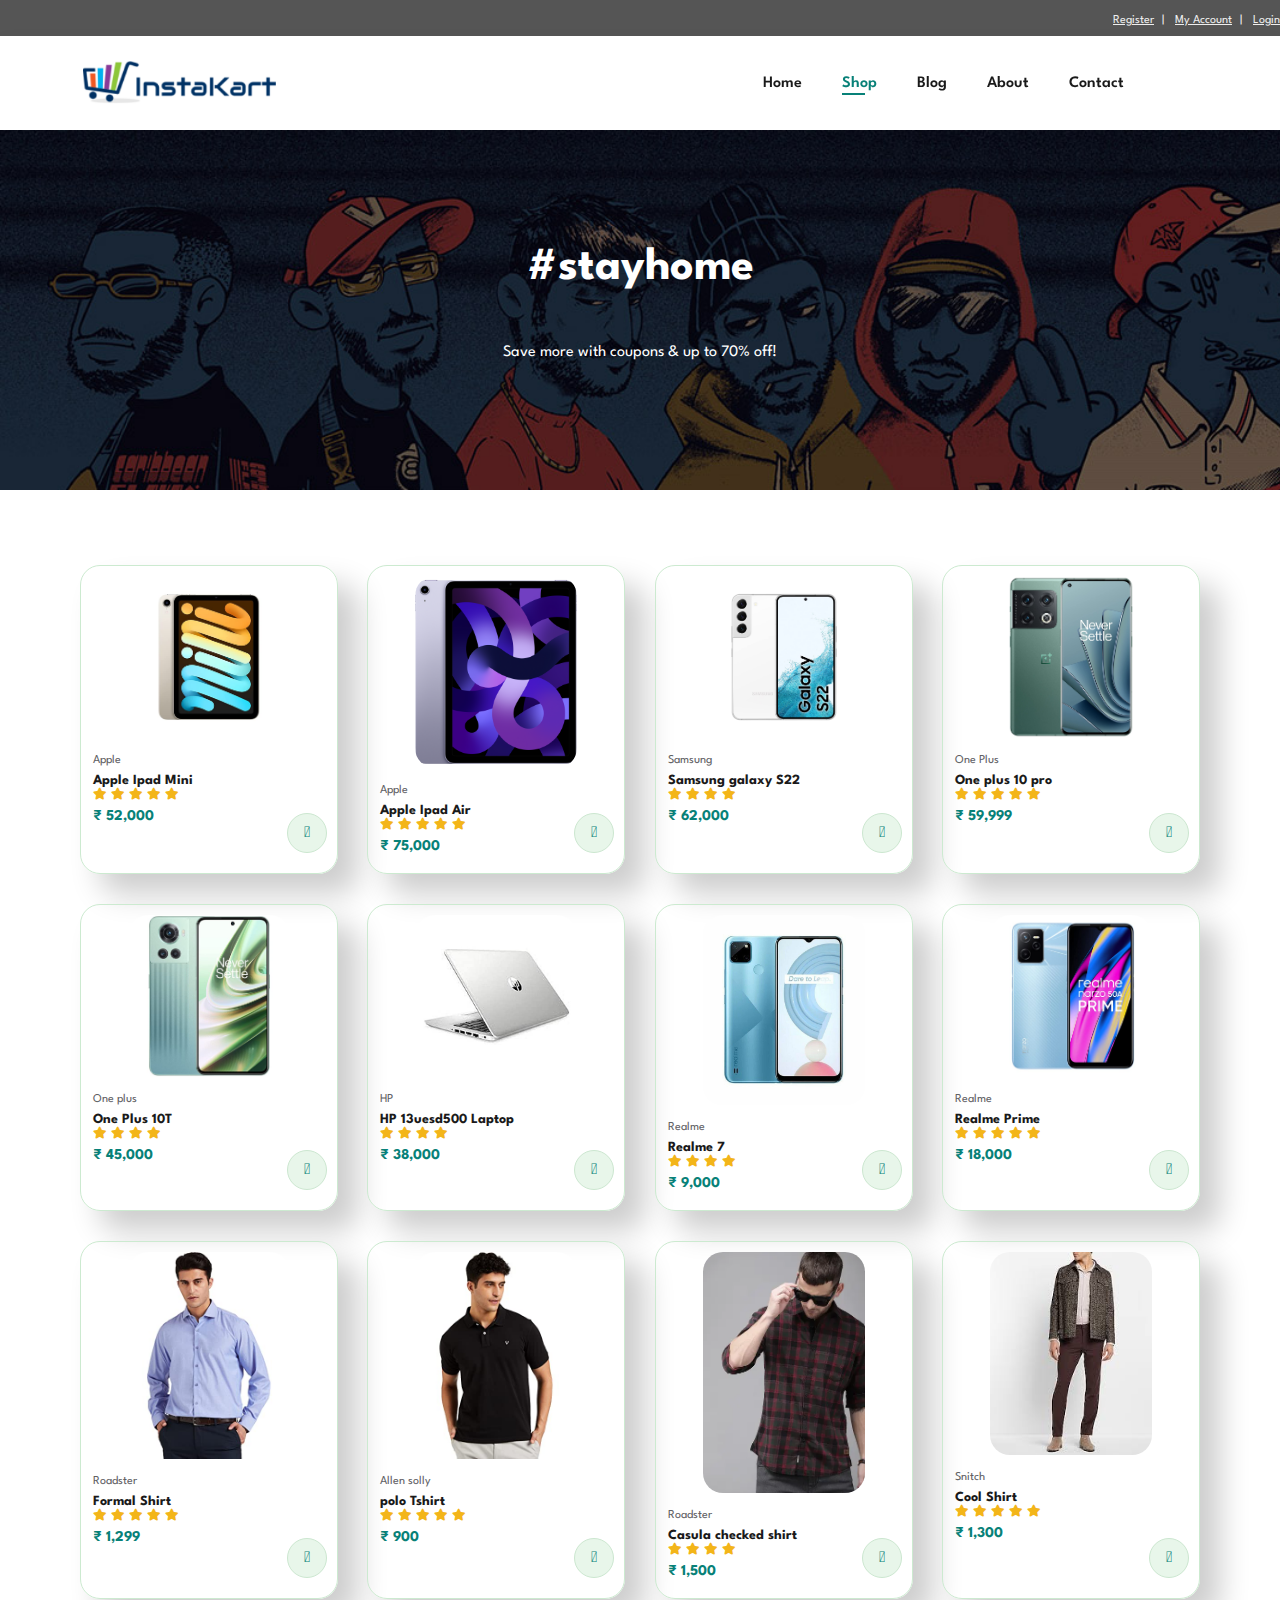
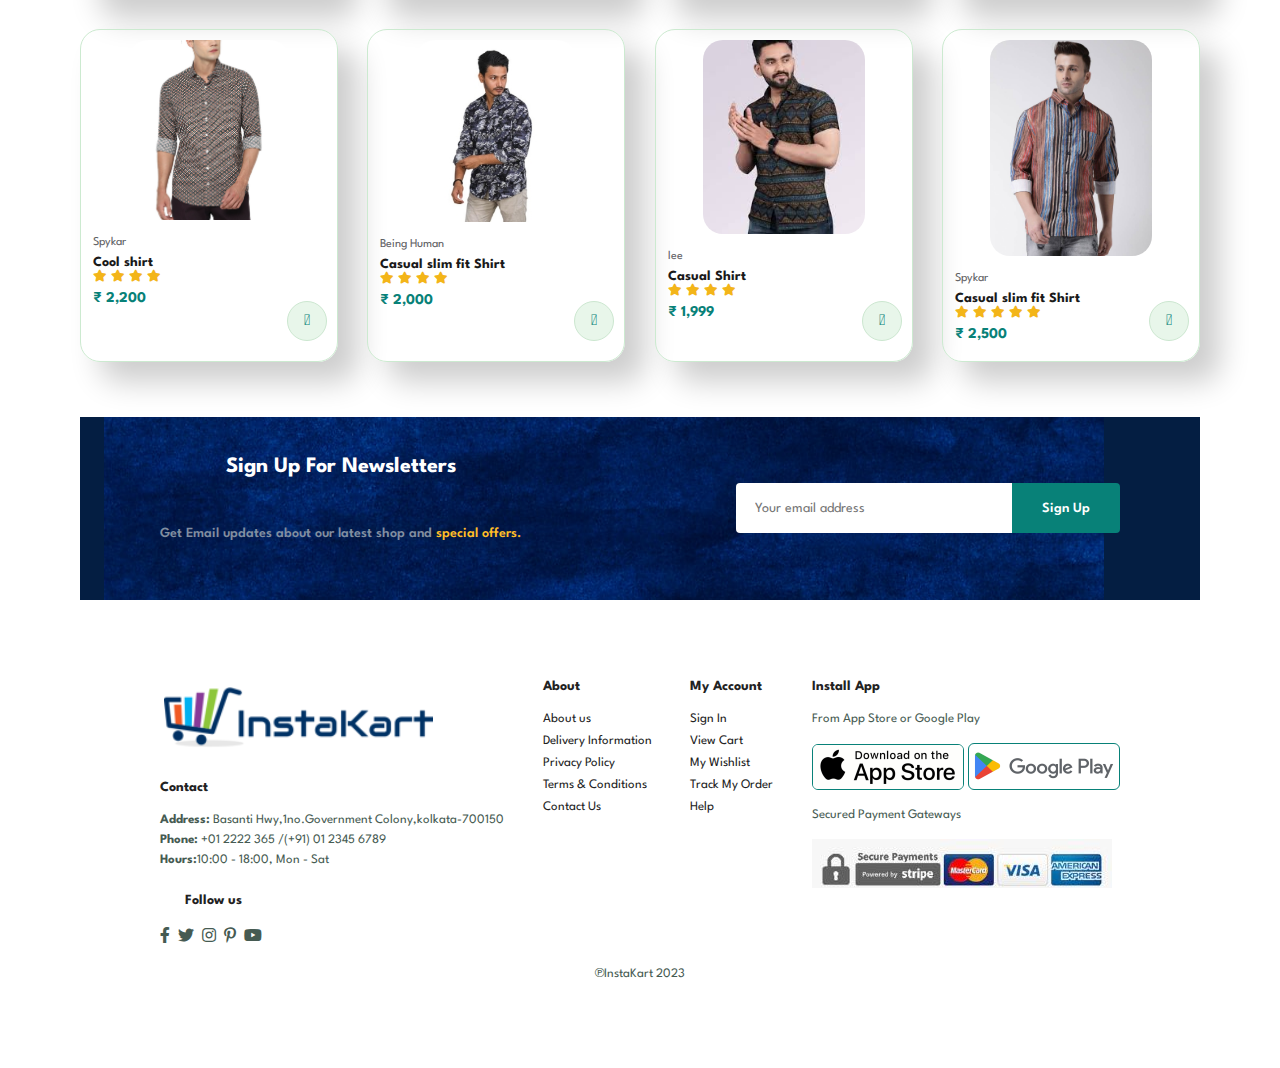
<file: College Project 2/shop.html>
<!DOCTYPE html>
<html lang="en">
<head>
    <meta charset="UTF-8">
    <meta http-equiv="X-UA-Compatible" content="IE=edge">
    <meta name="viewport" content="width=device-width, initial-scale=1.0">
    <title>InstaKart</title>
    <link rel="stylesheet" href="https://pro.fontawesome.com/releases/v5.10.0/css/all.css"/>
    <link rel="stylesheet" href="style.css">
</head>
<body>

    <div id="top">
       
        <div class="container">
            
            <div class="col-md-6 offer">
                                
            </div>
            
            <div class="col-md-6">
                
                <ul class="menu">
                    
                    <li>
                        <a href="customer_register.php">Register</a>
                    </li>
                    <li>
                        <a href="checkout.php">My Account</a>
                    </li>
                    <li>
                        <a href="checkout.php">Login</a>
                    </li>
                    
                </ul>
                
            </div>
            
        </div>
        
    </div>

  <section id="header">
    <a href="#"><img src="img/logo3.png" class="logo" alt=""></a>
<div>
    <ul id="navbar">
        <li><a href="index.html">Home</a></li>
        <li><a class="active" href="shop.html">Shop</a></li>
        <li><a href="blog.html">Blog</a></li>
        <li><a href="About.html">About</a></li>
        <li><a href="contact.html">Contact</a></li>
        <li id="lg-bag"><a href="cart.html"><i class="far fa-shopping-bag"></i></a></li>
        <a href="#" id="close"><i class="fa fa-times"></i></a>

    </ul>
</div>
<div id="mobile">
    <a href="cart.html"><i class="far fa-shopping-bag"></i></a>
    <i id="bar" class="fas fa-outdent"></i>
</div>
</section>    
<section id="page-header">
        <h2>#stayhome</h2>
    
    <p>Save more with coupons & up to 70% off! </p>
    
</section>
    

<section id="product1" class="section-p1">
   
    <div class="pro-container">
        <div class="pro" onclick="window.location.href='singleproduct.html'">
            <img src="img/product/p1.jpg" alt="">
            <div class="des">
                <span>Apple</span>
                <h5>Apple Ipad Mini</h5>
                <div class="star">
                    <i class="fas fa-star"></i>
                    <i class="fas fa-star"></i>
                    <i class="fas fa-star"></i>
                    <i class="fas fa-star"></i>
                    <i class="fas fa-star"></i>
                </div>
                <h4>₹ 52,000
                     </h4> 
            </div>
            <a href="#"><i class="fal fa-shopping-cart cart"></i></a>
        </div>
        <div class="pro">
            <img src="img/product/p2.png" alt="">
            <div class="des">
                <span>Apple</span>
                <h5>Apple Ipad Air</h5>
                <div class="star">
                    <i class="fas fa-star"></i>
                    <i class="fas fa-star"></i>
                    <i class="fas fa-star"></i>
                    <i class="fas fa-star"></i>
                    <i class="fas fa-star"></i>
                </div>
                <h4>₹ 75,000
                     </h4> 
            </div>
            <a href="#"><i class="fal fa-shopping-cart cart"></i></a>
        </div>
        <div class="pro">
            <img src="img/product/p3.jpg" alt="">
            <div class="des">
                <span>Samsung</span>
                <h5>Samsung galaxy S22</h5>
                <div class="star">
                    <i class="fas fa-star"></i>
                    <i class="fas fa-star"></i>
                    <i class="fas fa-star"></i>
                    <i class="fas fa-star"></i>
                </div>
                <h4>₹ 62,000
                     </h4> 
            </div>
            <a href="#"><i class="fal fa-shopping-cart cart"></i></a>
        </div>
        <div class="pro">
            <img src="img/product/p4.jpg" alt="">
            <div class="des">
                <span>One Plus</span>
                <h5>One plus 10 pro</h5>
                <div class="star">
                    <i class="fas fa-star"></i>
                    <i class="fas fa-star"></i>
                    <i class="fas fa-star"></i>
                    <i class="fas fa-star"></i>
                    <i class="fas fa-star"></i>
                </div>
                <h4>₹ 59,999
                     </h4> 
            </div>
            <a href="#"><i class="fal fa-shopping-cart cart"></i></a>
        </div>
        <div class="pro">
            <img src="img/product/p5.jpg" alt="">
            <div class="des">
                <span>One plus</span>
                <h5>One Plus 10T</h5>
                <div class="star">
                    <i class="fas fa-star"></i>
                    <i class="fas fa-star"></i>
                    <i class="fas fa-star"></i>
                    <i class="fas fa-star"></i>
                    
                </div>
                <h4>₹ 45,000
                     </h4> 
            </div>
            <a href="#"><i class="fal fa-shopping-cart cart"></i></a>
        </div>
        <div class="pro">
            <img src="img/product/p6.jpg" alt="">
            <div class="des">
                <span>HP</span>
                <h5>HP 13uesd500 Laptop</h5>
                <div class="star">
                    <i class="fas fa-star"></i>
                    <i class="fas fa-star"></i>
                    <i class="fas fa-star"></i>
                    
                    <i class="fas fa-star"></i>
                </div>
                <h4>₹ 38,000
                     </h4> 
            </div>
            <a href="#"><i class="fal fa-shopping-cart cart"></i></a>
        </div>
        <div class="pro">
            <img src="img/product/p7.jpg" alt="">
            <div class="des">
                <span>Realme</span>
                <h5>Realme 7</h5>
                <div class="star">
                    <i class="fas fa-star"></i>
                    <i class="fas fa-star"></i>
                    <i class="fas fa-star"></i>
                    <i class="fas fa-star"></i>
                    
                </div>
                <h4>₹ 9,000
                     </h4> 
            </div>
            <a href="#"><i class="fal fa-shopping-cart cart"></i></a>
        </div>
        <div class="pro">
            <img src="img/product/p8.jpg" alt="">
            <div class="des">
                <span>Realme</span>
                <h5>Realme Prime</h5>
                <div class="star">
                    <i class="fas fa-star"></i>
                    <i class="fas fa-star"></i>
                    <i class="fas fa-star"></i>
                    <i class="fas fa-star"></i>
                    <i class="fas fa-star"></i>
                </div>
                <h4>₹ 18,000
                     </h4> 
            </div>
            <a href="#"><i class="fal fa-shopping-cart cart"></i></a>
        </div>
        

        <div class="pro">
            <img src="img/clothes/c1.jpg" alt="">
            <div class="des">
                <span>Roadster</span>
                <h5>Formal Shirt</h5>
                <div class="star">
                    <i class="fas fa-star"></i>
                    <i class="fas fa-star"></i>
                    <i class="fas fa-star"></i>
                    <i class="fas fa-star"></i>
                    <i class="fas fa-star"></i>
                </div>
                <h4>₹ 1,299
                     </h4> 
            </div>
            <a href="#"><i class="fal fa-shopping-cart cart"></i></a>
        </div>
        <div class="pro">
            <img src="img/clothes/c2.jpg" alt="">
            <div class="des">
                <span>Allen solly</span>
                <h5>polo Tshirt</h5>
                <div class="star">
                    <i class="fas fa-star"></i>
                    <i class="fas fa-star"></i>
                    <i class="fas fa-star"></i>
                    <i class="fas fa-star"></i>
                    <i class="fas fa-star"></i>
                </div>
                <h4>₹ 900
                     </h4> 
            </div>
            <a href="#"><i class="fal fa-shopping-cart cart"></i></a>
        </div>
        <div class="pro">
            <img src="img/clothes/c3.jfif" alt="">
            <div class="des">
                <span>Roadster</span>
                <h5>Casula checked shirt</h5>
                <div class="star">
                    <i class="fas fa-star"></i>
                    <i class="fas fa-star"></i>
                    <i class="fas fa-star"></i>
                    <i class="fas fa-star"></i>
                </div>
                <h4>₹ 1,500
                     </h4> 
            </div>
            <a href="#"><i class="fal fa-shopping-cart cart"></i></a>
        </div>
        <div class="pro">
            <img src="img/clothes/c4.jfif" alt="">
            <div class="des">
                <span>Snitch</span>
                <h5>Cool Shirt</h5>
                <div class="star">
                    <i class="fas fa-star"></i>
                    <i class="fas fa-star"></i>
                    <i class="fas fa-star"></i>
                    <i class="fas fa-star"></i>
                    <i class="fas fa-star"></i>
                </div>
                <h4>₹ 1,300
                     </h4> 
            </div>
            <a href="#"><i class="fal fa-shopping-cart cart"></i></a>
        </div>
        <div class="pro">
            <img src="img/clothes/c5.jpeg" alt="">
            <div class="des">
                <span>Spykar</span>
                <h5>Cool shirt</h5>
                <div class="star">
                    <i class="fas fa-star"></i>
                    <i class="fas fa-star"></i>
                    <i class="fas fa-star"></i>
                    <i class="fas fa-star"></i>
                    
                </div>
                <h4>₹ 2,200
                     </h4> 
            </div>
            <a href="#"><i class="fal fa-shopping-cart cart"></i></a>
        </div>
        <div class="pro">
            <img src="img/clothes/c6.jpeg" alt="">
            <div class="des">
                <span>Being Human</span>
                <h5>Casual slim fit Shirt</h5>
                <div class="star">
                    <i class="fas fa-star"></i>
                    <i class="fas fa-star"></i>
                    <i class="fas fa-star"></i>
                    
                    <i class="fas fa-star"></i>
                </div>
                <h4>₹ 2,000
                     </h4> 
            </div>
            <a href="#"><i class="fal fa-shopping-cart cart"></i></a>
        </div>
        <div class="pro">
            <img src="img/clothes/c7.jfif" alt="">
            <div class="des">
                <span>lee</span>
                <h5>Casual Shirt</h5>
                <div class="star">
                    <i class="fas fa-star"></i>
                    <i class="fas fa-star"></i>
                    <i class="fas fa-star"></i>
                    <i class="fas fa-star"></i>
                    
                </div>
                <h4>₹ 1,999
                     </h4> 
            </div>
            <a href="#"><i class="fal fa-shopping-cart cart"></i></a>
        </div>
        <div class="pro">
            <img src="img/clothes/c8.jpeg" alt="">
            <div class="des">
                <span>Spykar</span>
                <h5>Casual slim fit Shirt</h5>
                <div class="star">
                    <i class="fas fa-star"></i>
                    <i class="fas fa-star"></i>
                    <i class="fas fa-star"></i>
                    <i class="fas fa-star"></i>
                    <i class="fas fa-star"></i>
                </div>
                <h4>₹ 2,500
                     </h4> 
            </div>
            <a href="#"><i class="fal fa-shopping-cart cart"></i></a>
        </div>
        
    </div> 

    <!--
</section>

<section id="pagination" class="section-p1">
<a href="#">1</a>
<a href="#">2</a>
<a href="#"><i class="fal fa-long-arrow-alt-right"></i></a>

</section>
-->

<section id="newsletter" class="section-p1 section-m1">
    <div class="newstext">
        <h4>Sign Up For Newsletters</h4>
        <p>Get Email updates about our latest shop and <span>special offers.</span>

        </p>
    </div>
    <div class="form">
        <input type="text" placeholder="Your email address">
        <button class="normal">Sign Up</button>
    </div>
</section>
<footer class="section-p1">
    <div class="col">
        <img  class="logo" src="img/logo3.png" alt="">
        <h4>Contact</h4>
        <p><strong>Address:</strong> Basanti Hwy,1no.Government Colony,kolkata-700150</p>
        <p><strong>Phone:</strong> +01 2222 365 /(+91) 01 2345 6789</p>
        <p><strong>Hours:</strong>10:00 - 18:00, Mon - Sat</p>
        <div class="follow">
            <h4>Follow us</h4>
            <div class="icon">
                <i class="fab fa-facebook-f"></i>
                <i class="fab fa-twitter"></i>
                <i class="fab fa-instagram"></i>
                <i class="fab fa-pinterest-p"></i>
                <i class="fab fa-youtube"></i>
            </div>
        </div>
    </div>
    <div class="col">
        <h4>About</h4>
        <a href="#">About us</a>
        <a href="#">Delivery Information</a>
        <a href="#">Privacy Policy</a>
        <a href="#">Terms & Conditions</a>
        <a href="#">Contact Us</a>
    </div>
    <div class="col">
        <h4>My Account</h4>
        <a href="#">Sign In</a>
        <a href="#">View Cart</a>
        <a href="#">My Wishlist</a>
        <a href="#">Track My Order</a>
        <a href="#">Help</a>
    </div>
    <div class="col install">
        <h4>Install App</h4>
        <p>From App Store or Google Play</p>
        <div class="row">
            <img src="img/pay/app0.png" alt="">
            <img src="img/pay/gpay20.png" alt="">
        </div>
        <p>Secured Payment Gateways</p>
        <img src="img/pay/paym1.jpg" alt="">
    </div>
    <div class="copyright">
        <p>&copysr;InstaKart 2023</p>
    </div>
</footer>

    <script src="script.js"></script>
</body>
</html>
</file>
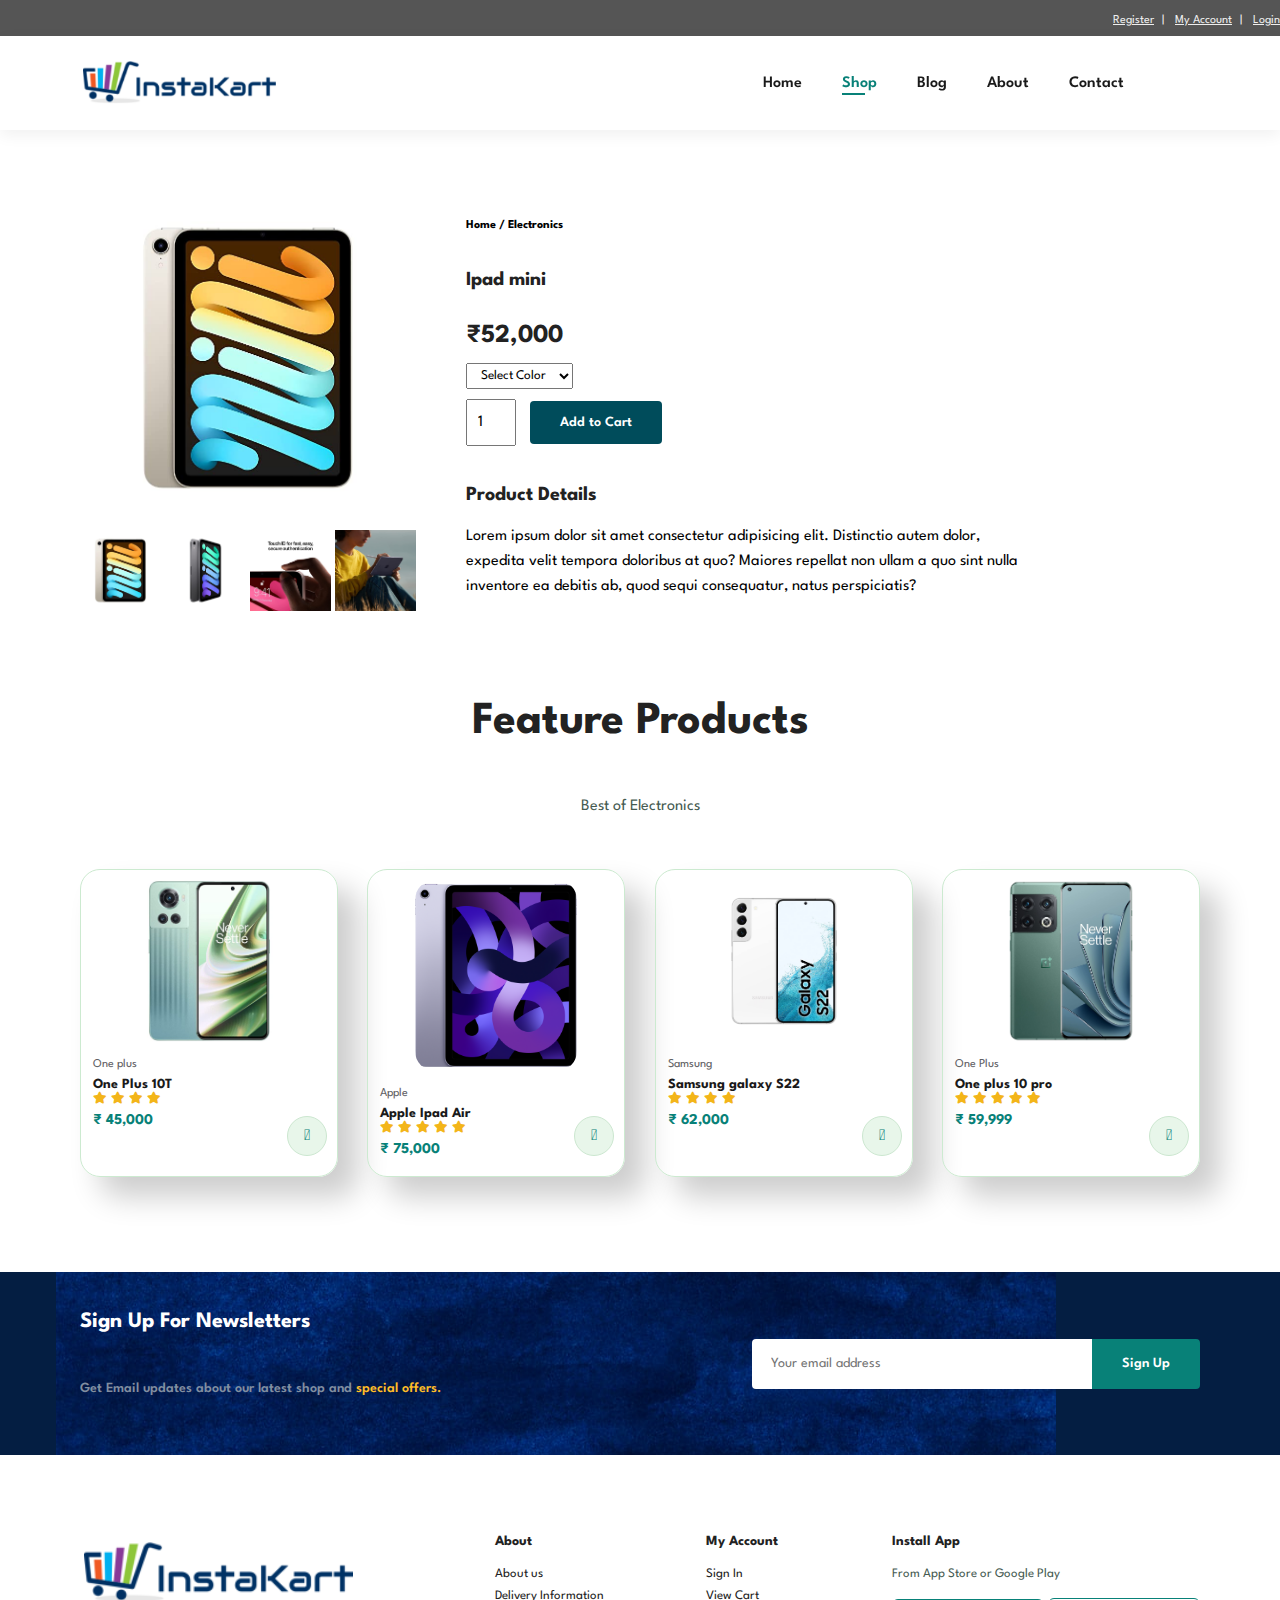
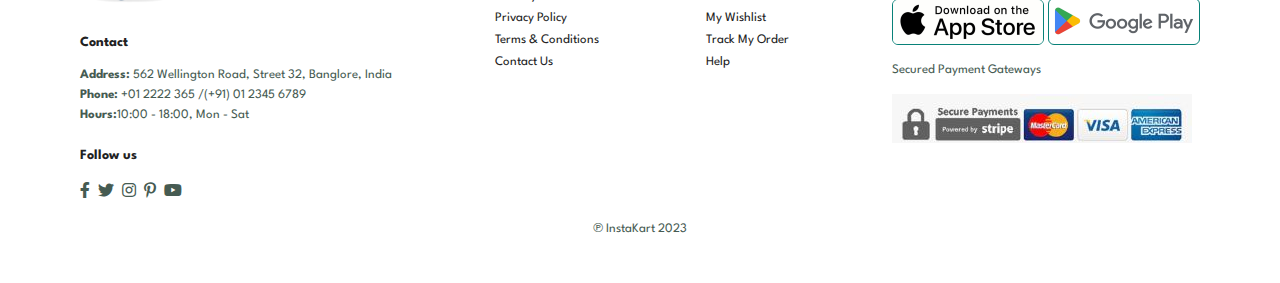
<file: College Project 2/singleproduct.html>
<!DOCTYPE html>
<html lang="en">
<head>
    <meta charset="UTF-8">
    <meta http-equiv="X-UA-Compatible" content="IE=edge">
    <meta name="viewport" content="width=device-width, initial-scale=1.0">
    <title>InstaKart</title>
    <link rel="stylesheet" href="https://pro.fontawesome.com/releases/v5.10.0/css/all.css"/>
    <link rel="stylesheet" href="style.css">
</head>
<body>

    <div id="top">
       
        <div class="container">
            
            <div class="col-md-6 offer">
                                
            </div>
            
            <div class="col-md-6">
                
                <ul class="menu">
                    
                    <li>
                        <a href="customer_register.php">Register</a>
                    </li>
                    <li>
                        <a href="checkout.php">My Account</a>
                    </li>
                    <li>
                        <a href="checkout.php">Login</a>
                    </li>
                    
                </ul>
                
            </div>
            
        </div>
        
    </div>

    <section id="header">
        <a href="#"><img src="img/logo3.png" class="logo" alt=""></a>
    <div>
        <ul id="navbar">
            <li><a href="index.html">Home</a></li>
            <li><a class="active" href="shop.html">Shop</a></li>
            <li><a  href="blog.html">Blog</a></li>
            <li><a href="About.html">About</a></li>
            <li><a href="contact.html">Contact</a></li>
            <li id="lg-bag"><a href="cart.html"><i class="far fa-shopping-bag"></i></a></li>
            <a href="#" id="close"><i class="fa fa-times"></i></a>
    
        </ul>
    </div>
    <div id="mobile">
        <a href="cart.html"><i class="far fa-shopping-bag"></i></a>
        <i id="bar" class="fas fa-outdent"></i>
    </div>
    </section>   
<section id="prodetails" class="section-p1">
    <div class="single-pro-image">
        <img src="img/product/p1.jpg" width="100%" id="MainImg" alt="">

        <div class="small-img-group">
            <div class="small-img-col">
                <img src="img/product/p1.jpg" width="100%" class="small-img"alt="">
            </div>
            <div class="small-img-col">
                <img src="img/product/p1_A.jpg" width="100%" class="small-img"alt="">
            </div>
            <div class="small-img-col">
                <img src="img/product/p1_B.jpg" width="100%" class="small-img"alt="">
            </div>
            <div class="small-img-col">
                <img src="img/product/p1_C_.jpg" width="100%" class="small-img"alt="">
            </div>
        </div>
    </div>
    <div class="single-pro-details">
        <h6>Home / Electronics</h6>
        <h4>Ipad mini</h4>
        <h2>₹52,000</h2>
        <select>
            <option>Select Color</option>
            <option>Blue</option>
            <option>White</option>
            <option>Black</option>
        </select>
        <input type="number" value="1">
        <button class="normal">Add to Cart</button>
        <h4>Product Details</h4>
        <span>Lorem ipsum dolor sit amet consectetur adipisicing elit. Distinctio autem dolor, 
            expedita velit tempora doloribus at quo? Maiores repellat non ullam a quo sint nulla inventore ea debitis ab, quod sequi consequatur, natus perspiciatis?
        </span>
       
    </div>
</section>
<section id="product1" class="section-p1">
    <h2>
        Feature Products
    </h2>
    <p>Best of Electronics</p>
    <div class="pro-container">
        <div class="pro">
            <img src="img/product/p5.jpg" alt="">
            <div class="des">
                <span>One plus</span>
                <h5>One Plus 10T</h5>
                <div class="star">
                    <i class="fas fa-star"></i>
                    <i class="fas fa-star"></i>
                    <i class="fas fa-star"></i>
                    <i class="fas fa-star"></i>
                    
                </div>
                <h4>₹ 45,000
                     </h4> 
            </div>
            <a href="#"><i class="fal fa-shopping-cart cart"></i></a>
        </div>
        <div class="pro">
            <img src="img/product/p2.png" alt="">
            <div class="des">
                <span>Apple</span>
                <h5>Apple Ipad Air</h5>
                <div class="star">
                    <i class="fas fa-star"></i>
                    <i class="fas fa-star"></i>
                    <i class="fas fa-star"></i>
                    <i class="fas fa-star"></i>
                    <i class="fas fa-star"></i>
                </div>
                <h4>₹ 75,000
                     </h4> 
            </div>
            <a href="#"><i class="fal fa-shopping-cart cart"></i></a>
        </div>
        <div class="pro">
            <img src="img/product/p3.jpg" alt="">
            <div class="des">
                <span>Samsung</span>
                <h5>Samsung galaxy S22</h5>
                <div class="star">
                    <i class="fas fa-star"></i>
                    <i class="fas fa-star"></i>
                    <i class="fas fa-star"></i>
                    <i class="fas fa-star"></i>
                </div>
                <h4>₹ 62,000
                     </h4> 
            </div>
            <a href="#"><i class="fal fa-shopping-cart cart"></i></a>
        </div>
        <div class="pro">
            <img src="img/product/p4.jpg" alt="">
            <div class="des">
                <span>One Plus</span>
                <h5>One plus 10 pro</h5>
                <div class="star">
                    <i class="fas fa-star"></i>
                    <i class="fas fa-star"></i>
                    <i class="fas fa-star"></i>
                    <i class="fas fa-star"></i>
                    <i class="fas fa-star"></i>
                </div>
                <h4>₹ 59,999
                     </h4> 
            </div>
            <a href="#"><i class="fal fa-shopping-cart cart"></i></a>
        </div>
        
    </div> 

</section>

<section id="newsletter" class="section-p1 section-m1">
    <div class="newstext">
        <h4>Sign Up For Newsletters</h4>
        <p>Get Email updates about our latest shop and <span>special offers.</span>

        </p>
    </div>
    <div class="form">
        <input type="text" placeholder="Your email address">
        <button class="normal">Sign Up</button>
    </div>
</section>
<footer class="section-p1">
    <div class="col">
        <img  class="logo" src="img/logo3.png" alt="">
        <h4>Contact</h4>
        <p><strong>Address:</strong> 562 Wellington Road, Street 32, Banglore, India</p>
        <p><strong>Phone:</strong> +01 2222 365 /(+91) 01 2345 6789</p>
        <p><strong>Hours:</strong>10:00 - 18:00, Mon - Sat</p>
        <div class="follow">
            <h4>Follow us</h4>
            <div class="icon">
                <i class="fab fa-facebook-f"></i>
                <i class="fab fa-twitter"></i>
                <i class="fab fa-instagram"></i>
                <i class="fab fa-pinterest-p"></i>
                <i class="fab fa-youtube"></i>
            </div>
        </div>
    </div>
    <div class="col">
        <h4>About</h4>
        <a href="#">About us</a>
        <a href="#">Delivery Information</a>
        <a href="#">Privacy Policy</a>
        <a href="#">Terms & Conditions</a>
        <a href="#">Contact Us</a>
    </div>
    <div class="col">
        <h4>My Account</h4>
        <a href="#">Sign In</a>
        <a href="#">View Cart</a>
        <a href="#">My Wishlist</a>
        <a href="#">Track My Order</a>
        <a href="#">Help</a>
    </div>
    <div class="col install">
        <h4>Install App</h4>
        <p>From App Store or Google Play</p>
        <div class="row">
            <img src="img/pay/app0.png" alt="">
            <img src="img/pay/gpay20.png" alt="">
        </div>
        <p>Secured Payment Gateways</p>
        <img src="img/pay/paym1.jpg" alt="">
    </div>
    <div class="copyright">
        <p>&copysr; InstaKart 2023</p>
    </div>
</footer>

<script>
    var MainImg=document.getElementById("MainImg");
    var smallimg=document.getElementsByClassName("small-img");

    smallimg[0].onclick=function(){
        MainImg.src=smallimg[0].src;
    }
    smallimg[1].onclick=function(){
        MainImg.src=smallimg[1].src;
    }
    smallimg[2].onclick=function(){
        MainImg.src=smallimg[2].src;
    }
    smallimg[3].onclick=function(){
        MainImg.src=smallimg[3].src;
    }
</script>

    <script src="script.js"></script>
</body>
</html>
</file>
<file: College Project 2/style.css>
@import url('https://fonts.googleapis.com/css?family=Spartan:wght@100;200;300;400;500;600;700;800;900&display=swap');


#top{
    background: #555555;
    padding: 10px 0;
}
#top .offer{
    color: #ffffff;
}
#top .offer .btn{
    text-transform: uppercase;
}
@media(max-width: 991px){
    #top .offer{
        margin-bottom: 10px;
    }
}
@media(max-width: 991px){
    #top{
        font-size: 12px;
        text-align: center;
    }
} 
#top a{
    color: #ffffff;
}
#top ul.menu{
    padding-top: 5px;
    margin: 0px;
    text-align: right;
    font-size: 12px;
    list-style: none;
}
@media(max-width: 991px){
    #top ul.menu{
        text-align: center;
    }
}
#top ul.menu > li{
    display: inline-block;
}
#top ul.menu > li a{
    color: #eeeeee;
}
#top ul.menu > li + li:before{
    content: "|\00a0";
    color: #f7f7f7;
    padding: 0 5px;
}

* {
    margin: 0;
    padding: 0;
    box-sizing: border-box;
    font-family: 'Spartan', sans-serif;
}

h1 {
    font-size: 50px;
    line-height: 64px;
    color: #222;
}

h2 {
    font-size: 46px;
    line-height: 54px;
    color: #222;
}

h4 {
    font-size: 20px;
    color: #222;
}

h6 {
    font-weight: 700;
    font-size: 12px;
}

p {
    font-size: 16px;
    color: #465b52;
    margin: 50px 0 20px 0;
}

.section-p1 {
    padding: 40px 80px;
}

.section-m1 {
    margin: 40px 0;
}

button.normal {
    font-size: 14px;
    font-weight: 600;
    padding: 15px 30px;
    color: #000;
    background-color: rgb(135, 199, 207);
    border-radius: 4px;
    cursor: pointer;
    border: none;
    outline: none;
    transition: 0.2s;
}
button.white {
    font-size: 13px;
    font-weight: 600;
    padding: 11px 18px;
    color: #fff;
    background-color: transparent;
    cursor: pointer;
    border: 1px solid #fff;
    outline: none;
    transition: 0.2s;
}

body {
    width: 100%;
}
/*Header start*/
#header {
    display: flex;
    align-items: center;
    justify-content: space-between;
    padding: 20px 80px;
    background: #ffffff;
    box-shadow: 0 5px 15px rgba(0, 0, 0, 0.06);
    z-index: 999;
    position: sticky;
    top: 0;
    left: 0;

}

#header img {
    width: 200px;
    height: 50px;

}

#navbar {
    display: flex;
    align-items: center;
    justify-content: center;
}

#navbar li {
    list-style: none;
    padding: 0 20px;
    position: relative;
}

#navbar li a {
    text-decoration: none;
    font-size: 16px;
    font-weight: 600;
    color: #1a1a1a;
    transition: 0.3s ease;
}

#navbar li a:hover,
#navbar li a.active {
    color: #088178;
}

#navbar li a.active::after,
#navbar li a:hover::after {
    content: "";
    width: 30%;
    height: 2px;
    background: #088178;
    position: absolute;
    bottom: -4px;
    left: 20px;
}
#mobile{
    display: none;
    align-items: center;
}
#close{
    display: none;
}
#hero {
    background-image: url("img/phone1.png");
    height: 90vh;
    width: 100%;
    background-size: cover;
    background-position: top 25% right 0;
    padding: 0 80px;
    display: flex;
    flex-direction: column;
    align-items: flex-start;
    justify-content: center;
}

#hero h4 {
    padding: bottom 15px;

}

#hero h1 {
    color: #088178;
}

#hero button {
    background-image: url(img/img/button.png);
    background-color: transparent;
    color: #088178;
    border: 0;
    padding: 14px 80px 14px 65px;
    background-repeat: no-repeat;
    cursor: pointer;
    font-weight: 700;
    font-size: 15px;
    font-family:'Times New Roman', Times, serif ;
}

#feature {
    display: flex;
    align-items: center;
    justify-content: space-between;
    flex-wrap: wrap;
}
#feature .fe-box {
    width: 180px;
    text-align: center;
    padding: 25px 15px;
    box-shadow: 20px 20px 34px rgba(0, 0, 0, 0.3);
    border: 1px solid #cce7d0;
    border-radius: 4px;
    margin: 15px 0;
}

#feature .fe-box:hover {
    box-shadow: 10px 10px 54px rgba(70, 62, 221, 0.1);
}

#feature .fe-box img {
    width: 100%;
    margin-bottom: 10px;
}

#feature .fe-box h6 {
    padding: 9px 8px 6px 8px;
    line-height: 1;
    border-radius: 4px;
    color: #088178;
    background-color: #fddde4;
}

#feature .fe-box:nth-child(2) h6 {
    background-color: #cdebbc;
}

#feature .fe-box:nth-child(3) h6 {
    background-color: #d1e8f2;
}

#feature .fe-box:nth-child(4) h6 {
    background-color: #cdd4f8;
}

#feature .fe-box:nth-child(5) h6 {
    background-color: #f6dbf6;
}

#feature .fe-box:nth-child(6) h6 {
    background-color: #fff2e5;
}


#product1 {
    text-align: center;
}

#product1 .pro-container {
    display: flex;
    justify-content: space-between;
    padding-top: 20px;
    flex-wrap: wrap;
}

#product1 .pro {
    width: 23%;
    min-width: 150px;
    padding: 10px 12px;
    border: 1px solid #ccead0;
    border-radius: 20px;
    cursor: pointer;
    box-shadow: 20px 20px 30px rgba(0, 0, 0, 0.2);
    margin: 15px 0;
    transition: 0.2s ease;
    position: relative;
}

#product1 .pro:hover {
    box-shadow: 20px 20px 30px rgba(0, 0, 0, 0.6);
}

#product1 .pro img {
    width: 70%;
    border-radius: 20px;
}

#product1 .pro .des {
    text-align: start;
    padding: 10px 0;
}

#product1 .pro .des span {
    color: #606063;
    font-size: 12px;
}

#product1 .pro .des h5 {
    padding-top: 7px;
    color: #1a1a1a;
    font-size: 14px;
}

#product1 .pro .des i {
    font-size: 12px;
    color: rgb(243, 181, 25);

}

#product1 .pro .des h4 {
    padding-top: 7px;
    font-size: 15px;
    font-weight: 700;
    color: #088178;

}

#product1 .pro .cart {
    width: 40px;
    height: 40px;
    line-height: 40px;
    border-radius: 50px;
    background-color: #e8f6ea;
    font-weight: 500;
    color: #088178;
    border: 1px solid #cce7d0;
    position: absolute;
    bottom: 20px;
    right: 10px;
}

#banner {
    display: flex;
    flex-direction: column;
    justify-content: center;
    align-items: center;
    text-align: center;
    background-image: url(img/banner/b2.jfif);
    width: 100%;
    height: 40vh;
    background-size: cover;
    background-position: center;
}

#banner h4 {
    color: #c1c5cc;
    font-size: 30px;
    padding: 10px 0;
}

#banner h2 span {
    color: #ef3636;
}

#banner h2 {
    color: #99aadc;
}

#banner button:hover {
    background: #088178;
    color: #fff;
}
#sm-banner{
    display: flex;
    justify-content: space-between;
    flex-wrap: wrap;
}
#sm-banner .banner-box{
    display: flex;
    flex-direction: column;
    justify-content: center;
    align-items: flex-start;
    background-image: url(img/img/banner/b17.jpg);
    min-width: 580px;
    height: 50vh;
    background-size: cover;
    background-position: center;
    padding: 30px;
}
#sm-banner .banner-box2{
    background-image: url(img/img/banner/b10.jpg);
}
#sm-banner h4{
    color: #fff;
    font-size: 20px;
    font-weight: 300;
}
#sm-banner h2{
    color: #fff;
    font-size: 28px;
    font-weight: 500;
}
#sm-banner span{
    color: #fff;
    font-size: 14px;
    font-weight: 500;
    padding-bottom: 15px;
}

#sm-banner .banner-box:hover button{
    background: #088178;
    border: 1px solid;
}

#newsletter {
    display: flex;
    justify-content: space-between;
    flex-wrap: wrap;
    align-items: center;
    background-image: url(img/banner/b5.jfif);
    background-repeat: no-repeat;
    background-position: 20% 30%;
    background-color: #041e42;
}

#newsletter h4 {
    font-size: 22px;
    font-weight: 700;
    color: #fff;
}

#newsletter p {
    font-size: 14px;
    font-weight: 600;
    color: #818ea0;
}

#newsletter p span {
    color: #ffbd27;
}

#newsletter input {
    height: 3.125rem;
    padding: 0 1.25em;
    font-size: 14px;
    width: 100%;
    border: 1px solid transparent;
    border-radius: 4px;
    outline: none;
    border-top-right-radius: 0;
    border-bottom-right-radius: 0;

}

#newsletter button {
    background-color: #088178;
    color: #fff;
    white-space: nowrap;
    border-top-left-radius: 0;
    border-bottom-left-radius: 0;
}

#newsletter .form {
    display: flex;
    width: 40%;
}

footer {
    display: flex;
    flex-wrap: wrap;
    justify-content: space-between;
}

footer .col {
    display: flex;
    flex-direction: column;
    align-items: flex-start;
    margin-bottom: 20px;
}

footer .logo {
    margin-bottom: 30px;
}

footer h4 {
    font-size: 14px;
    padding-bottom: 20px;
}

footer p {
    font-size: 13px;
    margin: 0 0 8px 0;
}

footer a {
    font-size: 13px;
    text-decoration: none;
    color: #222;
    margin-bottom: 10px;
}

footer .follow {
    margin-top: 20px;
}

footer .follow i {
    color: #465b52;
    padding-right: 4px;
    cursor: pointer;
}

footer .install .row img {
    border: 1px solid #088178;
    border-radius: 6px;
}

footer .install img {
    margin: 10px 0 15px 0;
}

footer .follow i:hover,
footer a:hover {
    color: #008178;
}

footer .copyright {
    width: 100%;
    text-align: center;
}


/* shop page */
#page-header {
    background-image: url(img/img/banner/b1.jpg);
    width: 100%;
    height: 40vh;
    background-size: cover;
    display: flex;
    justify-content: center;
    text-align: center;
    flex-direction: column;
    padding: 14px;

}

#page-header h2,
#page-header p {
    color: #fff;
}

#pagination {
    text-align: center;
}

#pagination a {
    text-decoration: none;
    background-color: #088178;
    padding: 15px 20px;
    border-radius: 4px;
    color: #fff;
    font-weight: 600;
}

#pagination a i {
    font-size: 16px;
    font-weight: 600;
}


/*Single Product */
#prodetails {
    display: flex;
    margin-top: 20px;
}

#prodetails .single-pro-image {
    width: 30%;
    margin-right: 50px;
}

.small-img-group {
    display: flex;
    justify-content: space-between;

}

.small-img-col {
    flex-basis: 24%;
    cursor: pointer;
}

#prodetails .single-pro-details {
    width: 50%;
    padding-top: 30px;
}

#prodetails .single-pro-details h4 {
    padding: 40px 0 20px 0;
}

#prodetails .single-pro-details h2 {
    font-size: 26px;
}

#prodetails .single-pro-details select {
    display: block;
    padding: 5px 10px;
    margin-bottom: 10px;
}

#prodetails .single-pro-details input {
    width: 50px;
    height: 47px;
    padding-left: 10px;
    font-size: 16px;
    margin-right: 10px;
}

#prodetails .single-pro-details button {
    background: #004c5b;
    color: #fff;
}

#prodetails .single-pro-details input:focus {
    outline: none;
}

#prodetails .single-pro-details span {
    line-height: 25px;
}



/* Blog Page */

#page-header.blog-header {
    background-image: url(img/img/banner/b19.jpg);

}

#blog {
    padding: 150px 150px 0 150px;

}

#blog .blog-box {
    display: flex;
    align-items: center;
    width: 100%;
    position: relative;
    padding-bottom: 90px;
}

#blog .blog-img {
    width: 50%;
    margin-right: 40px;
}

#blog img {
    width: 100%;
    height: 300px;
    object-fit: cover;
}

#blog .blog-details {
    width: 50%;
}

#blog .blog-details a {
    text-decoration: none;
    font-size: 11px;
    color: black;
    font-weight: 700;
    position: relative;
    transition: 0.3s;
}

#blog .blog-details a::after {
    content: "";
    width: 50px;
    height: 1px;
    background-color: #000;
    position: absolute;
    top: 4px;
    right: -60px;
}

#blog .blog-details a:hover {
    color: #088178;

}

#blog .blog-details a:hover:after {
    background-color: #088178;
}

#blog .blog-box h1 {
    position: absolute;
    top: -40px;
    left: 0;
    font-size: 70px;
    font-weight: 700;
    color: #c9cbce;
    z-index: -9;
}

/*About Page */
#page-header.about-header{
    background-image: url("img/img/about/banner.png");

}

#about-header{
    display: flex;
    align-items: center;
}
#about-header img{
    width: 50%;
    height: auto;
}
#about-header div{
    padding-left: 40px;
}
#about-app{
    text-align: center;
}
#about-app .video{
width: 70%;
height: 100%;
margin: 30px auto 0 auto;
}
#about-app .video video{
    width: 100%;
    height: 100%;
    border-radius: 20px;
}


/* Contact Page */
#page-header.contact-header{
    background-image: url(img/img/ContactUs.jpg);  
}
#contact-details{
    display: flex;
    align-items: center;
    justify-content: space-between;
}
#contact-details .details{
    width: 40%;

}

#contact-details .details span,
#form-details form span{
    font-size: 12px;
}
#contact-details .details h2,
#form-details form h2{
    font-size: 26px;
    line-height: 35px;
    padding: 20px 0;
}
#contact-details .details h3{
    font-size: 16px;
    padding-bottom: 15px;
}
#contact-details .details li{
    list-style: none;
    display: flex;
    padding: 10px 0;
}
#contact-details .details li i{
    font-size: 14px;
    padding-right: 22px;
}
#contact-details .details li p{
   margin: 0;
   font-size: 14px;
}
#contact-details .map{
    width: 55%;
    height: 400px;
}
#contact-details .map iframe{
    width: 100%;
    height: 100%;
}
#form-details{
    display: flex;
    justify-content: space-between;
    margin: 30px;
    padding: 80px;
    border: 1px solid #e1e1e1;
}
#form-details form{
    width: 65%;
    display: flex;
    flex-direction: column;
    align-items: flex-start;
}
#form-details form input,
#form-details form textarea{
    width: 100%;
    padding: 12px 15px;
    outline: none;
    margin-bottom: 20px;
    border: 1px solid #e1e1e1;
}
#form-details form button{
    background-color: #088178;
    color: #fff;
}
#form-details .people div{
    padding-bottom: 25px;
    display: flex;
    align-items: flex-start;
}
#form-details .people div img{
    width: 65px;
    height: 65px;
    object-fit: cover;
    margin-right: 15px;
}
#form-details .people div p{
    margin: 0;
    font-size: 13px;
    line-height: 25px;
}
#form-details .people div p span{
    display: block;
    font-size: 16px;
    font-weight: 600;
    color: #000;
}

/*cart page*/
#page-header.cart-header{
    background-image: url(img/hero.jpg);  
}
#cart{
    overflow-x: auto;
}
#cart table{
    width: 100%;
    border-collapse: collapse;
    table-layout: fixed;
    white-space: nowrap;
}
#cart table img{
    width: 70px;
}
#cart table td:nth-child(1){
    width: 100px;
    text-align: center;

}

#cart table td:nth-child(2){
    width: 150px;
    text-align: center;

}
#cart table td:nth-child(3){
    width: 250px;
    text-align: center;

}
#cart table td:nth-child(4),
#cart table td:nth-child(5),
#cart table td:nth-child(6){
    width: 150px;
    text-align: center;

}
#cart table td:nth-child(5) input{
    width: 70px;
    padding: 10px 5px 10px 15px;
}
#cart table thead{
    border: 1px solid #e2e9e1;
    border-left: none;
    border-right: none;
}
#cart table thead td{
    font-weight: 700;
    text-transform: uppercase;
    font-size: 13px;
    padding: 18px 0;
}
#cart table tbody tr td{
    padding: 15px;
}
#cart table tbody td{
    font-size: 13px;
}
#cart-add{
    display: flex;
    flex-wrap: wrap;
    justify-content: space-between;
}
#coupon,
#subtotal h3{
    width: 50%;
    margin-bottom: 30px;
}
#coupon h3{
    padding-bottom: 15px;
}
#coupon input{
    padding: 10px 20px;
    outline: none;
    width: 60%;
    margin-right: 10px;
    border: 1px solid #e2e9e1;
}

#coupon button,
#subtotal button{
    background-color: #088178;
    color: #fff;
    padding: 11px 20px;
}
#subtotal{
    width: 50%;
    margin-bottom: 30px;
    border: 1px solid #e2e9e1;
    padding: 30px;
}
#subtotal table{
    border-collapse: collapse;
    width: 100%;
    margin-bottom: 20px;
}
#subtotal table td{
    width: 50%;
    border: 1px solid #e2e9e1;
    padding: 10px;
    font-size: 13px;
}
/*start media query */
@media (max-width:799px){
    .section-p1{
        padding: 40px 40px;
    }
    #navbar{
        display: flex;
        flex-direction: column;
        align-items: flex-start;
        justify-content: flex-start;
        position: fixed;
        top: 0;
        right:-300px;
        height: 100vh;
        width: 300px;
        background-color: #E3E6F3;
        box-shadow: 0 40px 60px rgba(0, 0, 0, 0.1);
        padding: 80px 0 0 10px;
        transition: 0.3s;
    }
    #navbar.active{
        right: 0px;
    }
    #navbar li{
        margin-bottom: 25px;
    }
    #mobile{
        display: flex;
        align-items: center;
    }
    #mobile i{
        color: #1a1a1a;
        font-size: 24px;
        padding-left: 20px;
    }
    #close{
        display: initial;
        position: absolute;
        top: 30px;
        left: 30px;
        color: #222;
        font-size: 24px;
    }
    #lg-bag{
        display: none;
    }
    #hero{
        height: 70vh;
        padding: 0 80px;
        background-position: top 30% right 30%;
    }
    #feature{
        justify-content: center;
    }
    #feature .fe-box{
        margin: 15px 15px;
    }
    #product1 .pro-container{
        justify-content: center;
    }
    #product1 .pro{
        margin: 15px;
    }
    /*
    banner*/
    #banner{
        height: 20vh;
    }
    #sm-banner .banner-box{
        min-width: 100%;
        height: 30vh;
    }
    #newsletter .form{
        width: 70%;
    }
    /*contact*/
    #form-details{
        padding: 40px;
    }
    #form-details form{
        width: 50%;
        
    }

}
@media (max-width: 477px) {
    .section-p1{
        padding: 20px;
    }
    #header{
        padding: 10px 30px;
    }
    h1{
        font-size: 38px;
    }
    h2{
        font-size: 32px;
    }
    #hero{
        padding: 0 20px;
        background-position: 55%;
    }
    #feature{
        justify-content: space-between;
    }
    #feature .fe-box{
        width: 155px;
        margin: 0 0 15px 0;
    }
    #product1 .pro{
        width: 100%;
    }
   #banner{
    height: 40vh;
   }
   #sm-banner .banner-box{
    height: 40vh;
   }
   #newsletter{
    padding: 40px 20px;
   }
   #newsletter .form{
    width: 100%;
   }
   footer .copyright{
    text-align: start;
   }
   /*for singleproduct page*/
    #prodetails {
        display: flex;
        flex-direction: column;
    }

    #prodetails.single-pro-image {
        width: 100%;
        margin-right: 0px;
    }

    #prodetails.single-pro-details {
        width: 100%;
    }
    /*for blog page*/

    #blog{
        padding: 100px 20px 0 20px;
    }

    #blog .blog-box{
        display: flex;
        flex-direction: column;
        align-items: flex-start;
       
    }

    #blog .blog-img{
        width: 100%;
        margin-right: 0px;
        margin-bottom: 30px;
    }

    #blog .blog-details{
        width: 100%;
    }

    /*for about page*/
    #about-header{
        flex-direction: column;
    }
    #about-header img{
        width: 100%;
        margin-bottom: 20px;
    }
    #about-header div{
        padding-left: 0px;
    }
    #about-app .video{
        width: 100%;
    }

    /*contact*/
    #contact-details{
        flex-direction: column;
    }
    #contact-details .details{
        width: 100%;
        margin-bottom: 30px;
    }
    #contact-details .map{
        width: 100%;
    }
    #form-details{
        margin: 10px;
        padding: 30px 10px;
        flex-wrap: wrap;
    }
    #form-details form{
        width: 100%;
        margin-bottom: 30px;
    }
    /*cart page*/
    #cart-add{
        flex-direction: column;
    }
    #coupon{
        width: 100%;
    }
    #subtotal{
        width: 100%;
        padding: 20%;
    }


}
</file>
